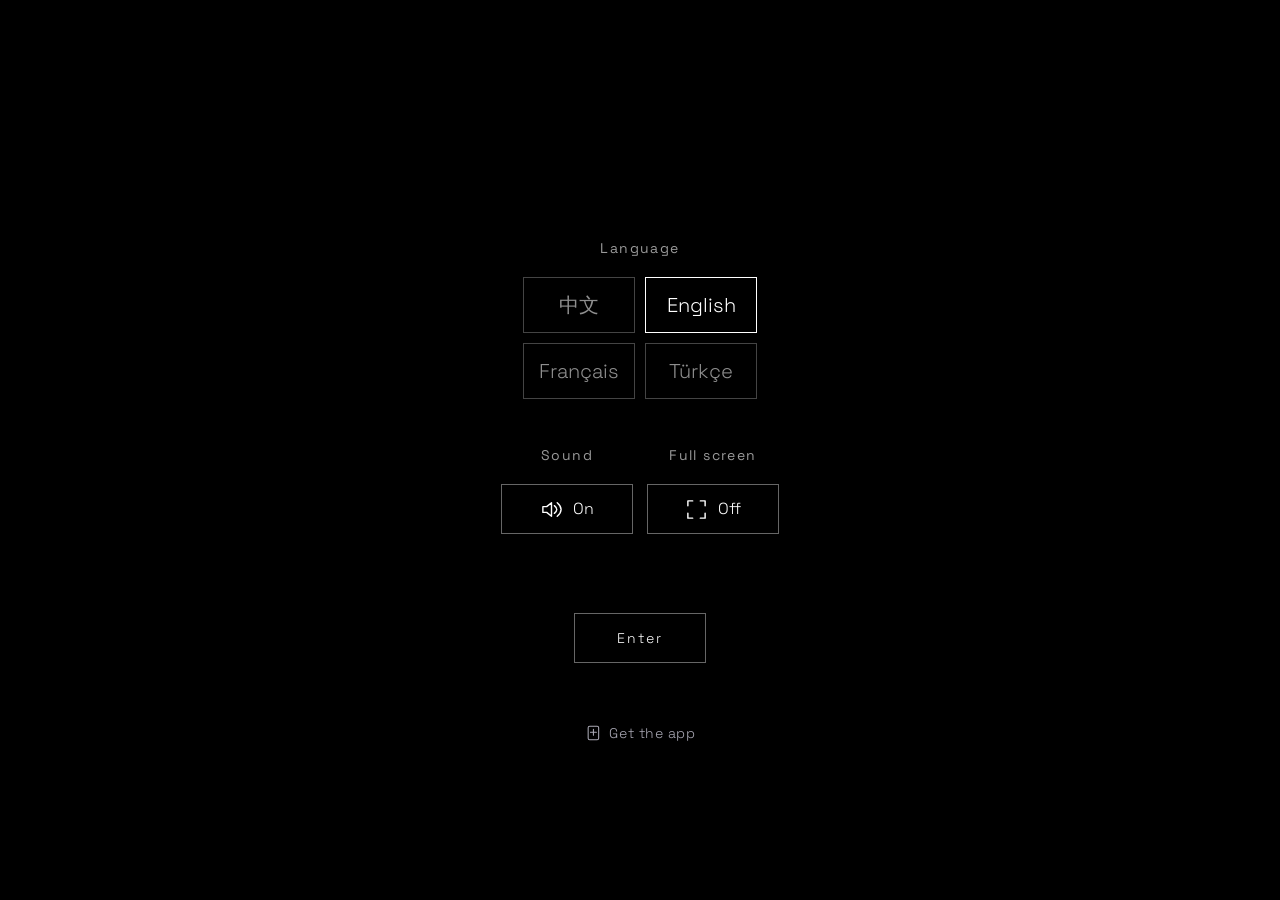
<file: index.html>
<!doctype html>
<html lang="en">
<head>
<meta charset="utf-8">
<meta name="viewport" content="width=device-width,initial-scale=1,viewport-fit=cover,user-scalable=no">
<meta name="theme-color" content="#302846">
<title>A Traveler in a Shell · Playable Game</title>
<link rel="stylesheet" href="style.css?v=mobile79">
<link rel="stylesheet" href="https://fonts.googleapis.com/css2?family=Space+Grotesk:wght@400;500;600&display=swap" media="print" onload="this.media='all'">
<link rel="stylesheet" href="island-journal.css?v=14">
<style>
#launchLoading{position:fixed;inset:0;z-index:2147483647;background:#000;color:#fff;display:flex;flex-direction:column;align-items:center;justify-content:center;gap:24px;font-family:'Space Grotesk',sans-serif;transition:opacity 2s ease-in-out}
#launchGrid,#launchStatus{transition:opacity .6s ease}#launchLoading.clear-content #launchGrid,#launchLoading.clear-content #launchStatus{opacity:0}#launchLoading[hidden]{display:none}#launchLoading.leaving{opacity:0;pointer-events:none}
#launchGrid{display:grid;grid-template-columns:1fr;gap:6px;width:min(22vw,11dvh,92px)}
#launchGrid>div{aspect-ratio:1;min-width:0}#launchGrid img{display:block;width:100%;height:100%;object-fit:contain;animation:launchReveal .4s ease both}
@keyframes launchReveal{from{opacity:0}to{opacity:1}}#launchStatus{font-size:15px;letter-spacing:.08em;margin:0}
@media(prefers-reduced-motion:reduce){#launchGrid img{animation:none}#launchLoading{transition:none}}
</style><link rel="manifest" href="manifest.webmanifest"><link rel="apple-touch-icon" href="assets/app-icon.png"><meta name="apple-mobile-web-app-capable" content="yes"><style>.entry-actions{display:flex;flex-direction:column;align-items:center;gap:12px}
.get-app{display:flex;align-items:center;justify-content:center;gap:7px;min-height:40px;padding:8px 12px;border:0;background:transparent;color:#aaa9b5;font:inherit;font-size:14px;cursor:pointer;letter-spacing:.04em}
.get-app svg{width:18px;height:18px}.get-app:hover,.get-app:focus-visible{color:#fff}.get-app[hidden],.language-gate.is-loading .get-app{display:none}
.install-guide{box-sizing:border-box;width:min(86vw,360px);max-height:85dvh;overflow:auto;margin:auto;padding:27px 24px;border:1px solid #676373;background:#101019;color:#f5efe0;text-align:center;font-family:'Space Grotesk','Noto Story Sans',sans-serif;border-radius:6px}
.install-guide::backdrop{background:#000b}.install-guide img{display:block;margin:0 auto 18px;border-radius:12px}.install-guide h2{font-size:20px;font-weight:400;line-height:1.4;margin:0 0 18px}.install-guide ol{text-align:left;padding-left:21px;font-size:16px;line-height:1.6;color:#ded9e3;margin:0 0 20px}.install-guide li+li{margin-top:10px}.install-close{border:1px solid #777;background:transparent;color:inherit;font:inherit;font-size:14px;min-height:44px;padding:10px 28px;cursor:pointer}
.install-share-icon{width:19px;height:19px;vertical-align:middle;color:#d2d3ff}
.language-gate .entry-actions{position:relative;flex:none;width:132px;height:50px}
.language-gate .get-app{position:absolute;top:62px;left:50%;transform:translateX(-50%);white-space:nowrap}
.language-gate .entry-actions{position:relative;flex:none;width:132px;height:50px}.language-gate .get-app{position:absolute;top:62px;left:50%;transform:translateX(-50%);white-space:nowrap}.install-guide{background:#000;border-color:#fff;border-radius:0}.install-guide img{border-radius:10px}#islandJournal[data-view=collection] h1{transform:translateY(5px)} .language-gate .entry-actions{margin-top:clamp(18px,4vh,34px)}.language-gate .get-app{top:100px}@media(max-height:520px){.language-gate .entry-actions{margin-top:12px}.language-gate .get-app{top:72px}.language-gate{padding-bottom:80px;justify-content:safe center}}.language-gate .language-options{display:grid;grid-template-columns:repeat(2,minmax(0,1fr));gap:10px}</style></head>
<body>
<div id="launchLoading" hidden role="status" aria-live="polite"><div id="launchGrid" aria-hidden="true"></div><p id="launchStatus">Loading…</p></div>
<script>
(()=>{const overlay=document.getElementById('launchLoading'),grid=document.getElementById('launchGrid'),status=document.getElementById('launchStatus');
const cells=Array.from({length:5},()=>{const el=document.createElement('div');grid.append(el);return el});
const order=[4,3,2,1,0],cache=new Map(),delay=ms=>new Promise(r=>setTimeout(r,ms)),reduced=matchMedia('(prefers-reduced-motion: reduce)').matches;
function load(name){if(cache.has(name))return cache.get(name);const p=new Promise(resolve=>{const im=new Image();im.alt='';im.decoding='async';im.onload=()=>{if(im.decode)im.decode().catch(()=>{}).then(()=>resolve(im));else resolve(im)};im.onerror=()=>resolve(null);im.fetchPriority=name.startsWith('collection-shell-')?'high':'auto';im.src='assets/'+name});cache.set(name,p);return p}
const shells=Array.from({length:20},(_,i)=>'collection-shell-'+String(i+1).padStart(2,'0')+'.jpg');
const specimens=['scallop','cowrie','cockle','limpet','moon-snail'].map(n=>'specimen-'+n+'-painted.png');
const first=specimens.map(load); 
const allCollection=shells.slice(0,5).map(load); window.journalPriorityImages=allCollection;
const portrait=matchMedia('(orientation:portrait)').matches;
const essentials=[portrait?'home-portrait-empty.jpeg':'home-landscape-empty.jpeg',portrait?'island-mobile.jpg':'island-desktop.jpg','golden-1.jpg','crab-golden-idle.png','crab-golden-walk.png'];
const ready=Promise.all([...essentials.map(load),...allCollection]);
const dom=new Promise(resolve=>{if(document.readyState==='loading')document.addEventListener('DOMContentLoaded',resolve,{once:true});else resolve()});
let finished=false;async function finish(){if(finished)return;finished=true;overlay.classList.add('clear-content');await delay(reduced?0:650);grid.style.visibility='hidden';status.style.visibility='hidden';await delay(reduced?0:200);overlay.classList.add('leaving');await delay(reduced?0:2050);overlay.hidden=true}
dom.then(()=>{const gate=document.getElementById('entryGate');gate.addEventListener('submit',()=>{overlay.hidden=false;const zh=gate.querySelector('input[name="language"]:checked')?.value==='zh';status.textContent=zh?'加载中…':'Loading…';
(async()=>{for(let i=0;i<5;i++){const im=await Promise.race([first[i],delay(1800).then(()=>null)]);if(im&&!finished)cells[order[i]].append(im);await delay(reduced?0:320)}await ready;await delay(reduced?0:450);finish()})();
setTimeout(()=>{status.textContent=zh?'仍在加载…':'Still loading…'},12000);setTimeout(finish,25000);
},{once:true});});
})();
</script><noscript><style>#launchLoading{display:none}</style></noscript>
<form id="entryGate" class="language-gate" aria-label="Entry preferences">
  <fieldset><legend id="gateLanguageLabel">Language</legend><div class="language-options"><label><input type="radio" name="language" value="zh"><span>中文</span></label><label><input type="radio" name="language" value="en" checked><span>English</span></label><label><input type="radio" name="language" value="fr"><span>Français</span></label><label><input type="radio" name="language" value="tr"><span>Türkçe</span></label></div></fieldset>
  <div class="gate-settings"><fieldset><legend id="gateSoundLabel">Sound</legend><button type="button" id="gateSound" class="gate-option" aria-pressed="false"><svg viewBox="0 0 24 24" fill="none" stroke="currentColor" stroke-width="1.45" stroke-linecap="round" stroke-linejoin="round" aria-hidden="true"><path id="gateSoundPath" d="M3 9h4l5-4v14l-5-4H3zM16 9l6 6m0-6-6 6"/></svg><span id="gateSoundText">Off</span></button></fieldset>
  <fieldset id="gateFullGroup" hidden><legend id="gateFullLabel">Full screen</legend><button type="button" id="gateFull" class="gate-option" aria-pressed="false"><svg viewBox="0 0 24 24" fill="none" stroke="currentColor" stroke-width="1.5" stroke-linecap="round" stroke-linejoin="round" aria-hidden="true"><path id="gateFullPath" d="M8 3H3V8 M16 3H21V8 M3 16V21H8 M21 16V21H16"/></svg><span id="gateFullText">Off</span></button></fieldset></div>
  <div class="entry-actions"><button type="submit" id="gateEnter" class="gate-enter">Enter</button></div>
</form>
<script defer src="pwa.js?v=3"></script>
<main id="app">
  <section id="home" class="screen visible" aria-label="Game home screen">
    <div class="home-art clean-home" data-home-theme="coral"><picture><source media="(orientation: portrait)" srcset="assets/home-portrait-empty.jpeg"><img src="assets/home-landscape-empty.jpeg" alt="A watercolor hermit crab on a beach" draggable="false" fetchpriority="high"></picture><canvas id="homeCrabLayer" aria-hidden="true"></canvas><h1 id="homeTitle" class="home-title"><span>A Traveler</span> <span>in a Shell</span></h1><div class="home-buttons" aria-label="Main menu">
      <button id="begin" aria-label="Begin Journey">Begin Journey</button>
      <button id="collection" aria-label="Shell Collection">Shell Collection</button>
      <button id="islandMapHome" type="button">Island Map</button>
      <button id="continue" aria-label="Continue Journey">Continue Journey</button>
      <button id="settingsHome" aria-label="Settings">Settings</button>
      <button id="aboutHome" aria-label="About">About</button>
    </div>
    <small id="homeCredit" class="home-credit">Dalian, 2026</small>
    <button type="button" id="soundHome" class="home-sound" aria-pressed="false">Sound: Off</button></div><noscript><div class="js-warning">This file preview does not run JavaScript. Open the downloaded HTML in a web browser to play.</div></noscript>
  </section>

  <section id="game" class="screen" aria-label="Side scrolling platform game">
    <canvas id="stage" aria-label="Watercolor side-scrolling world"></canvas>
    <header class="game-hud" aria-label="Chapter and status">
      <div id="chapterTitle" class="hud-top-item"><span id="chapterName">Golden Shores</span><small id="chapterIndex">CHAPTER I</small></div>
      <div class="status-strip" id="statusStack" aria-label="Game status">
        <button id="pauseBtn" class="status-frame" aria-label="Pause and menu">MENU</button>
        <button type="button" id="soundGame" class="status-frame" aria-pressed="false">Sound: Off</button>
        <div id="statusLeft" class="status-frame" aria-label="3 of 3 lives"><span id="livesLabel">Lives:</span> <span id="hearts">3</span>/3</div>
        <div id="statusRight" class="status-frame"><span id="shellsLabel">Shells:</span> <span id="collectedCount">0</span>/5</div>
      </div>
    </header>
    <div id="controls" aria-label="Game controls">
      <div class="control-set movement"><button id="left" class="ctrl" aria-label="Move left"><svg viewBox="0 0 24 24" aria-hidden="true" focusable="false" fill="none" stroke="currentColor" stroke-width="1.5" stroke-linecap="round" stroke-linejoin="round"><path d="M19 12H5m6-6-6 6 6 6"/></svg></button><button id="right" class="ctrl" aria-label="Move right"><svg viewBox="0 0 24 24" aria-hidden="true" focusable="false" fill="none" stroke="currentColor" stroke-width="1.5" stroke-linecap="round" stroke-linejoin="round"><path d="M5 12h14m-6-6 6 6-6 6"/></svg></button></div>
      <div id="shellSlots" class="control-set shells" hidden aria-label="Shell selection"></div>
      <div class="control-set actions"><button id="hide" class="ctrl action" aria-label="Hide"><span>HIDE</span></button><button id="jump" class="ctrl action" aria-label="Jump"><span>JUMP</span></button></div>
    </div>
    <div id="birdWarning" hidden><span></span><b><i></i></b></div>
    <div id="message" role="status" aria-live="polite"></div>
  </section>

  <section id="overlay" class="screen overlay" aria-hidden="true">
    <div class="dialog" role="dialog" aria-modal="true" aria-labelledby="dialogTitle">
      <h2 id="dialogTitle"></h2>
      <div id="dialogBody"></div>
      <div id="dialogButtons"></div>
    </div>
  </section>
</main>
<script src="terrain-data.js?v=6"></script>
<script src="home-crab-classic.js?v=3"></script>
<script src="golden-soundscape.js?v=2"></script>
<script src="golden-atmosphere.js?v=21"></script>
<script src="localization.js?v=1"></script><script src="game.js?v=mobile80"></script>
<script src="island-journal.js?v=13"></script>
</body>
</html>
</file>
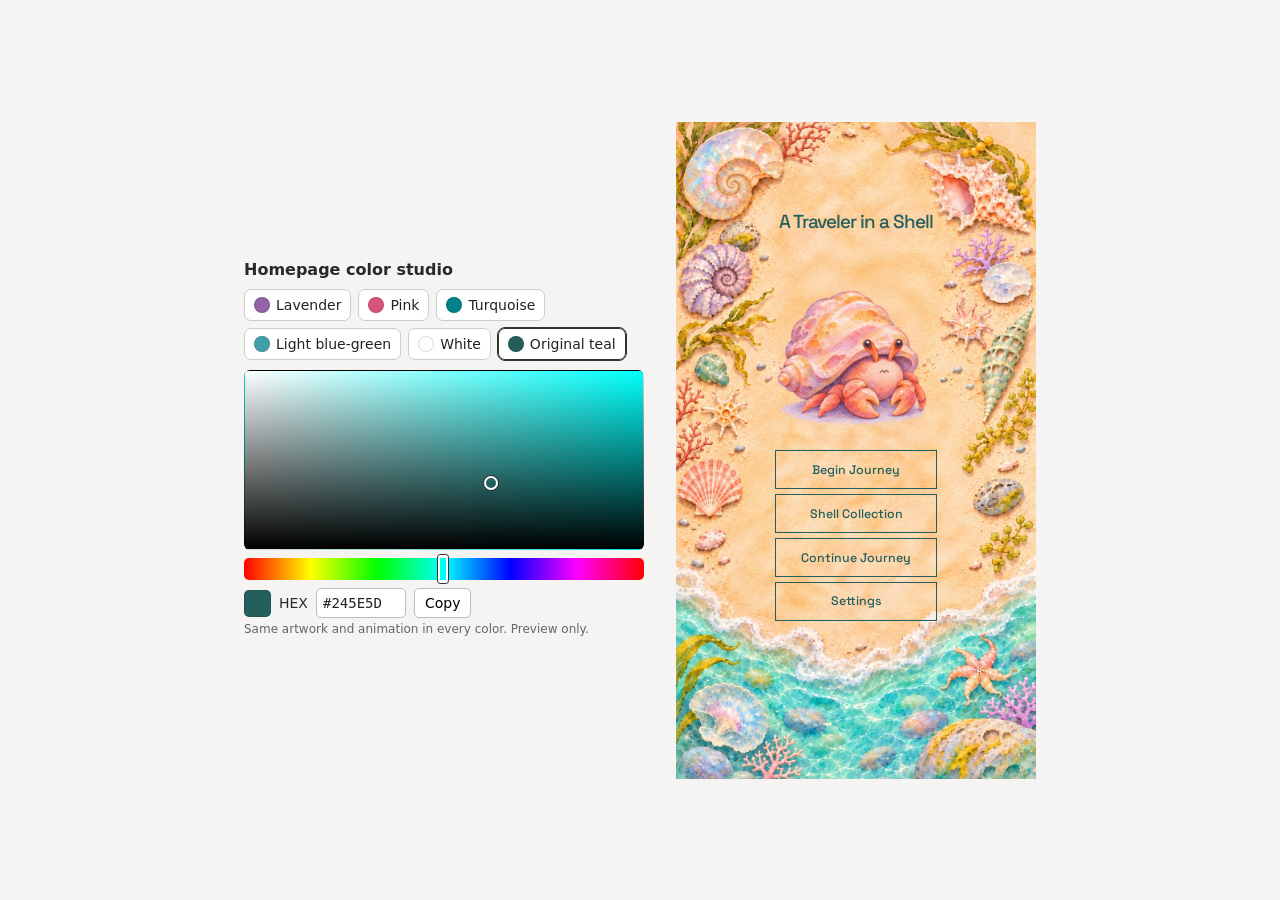
<file: homepage-color-preview.html>
<!doctype html><html lang="en"><head><meta charset="utf-8"><meta name="viewport" content="width=device-width,initial-scale=1"><title>Homepage color studio</title><link rel="stylesheet" href="https://fonts.googleapis.com/css2?family=Space+Grotesk:wght@400;500;600&display=swap"><style>
*{box-sizing:border-box}body{margin:0;background:#f5f4f2;color:#292929;font:14px system-ui,sans-serif;display:flex;flex-direction:column;align-items:center;padding:14px;gap:10px}header{width:min(100%,620px)}h2{font-size:16px;margin:0 0 10px;font-weight:600}.swatches{display:flex;gap:7px;flex-wrap:wrap}.swatches button{font:inherit;background:white;color:#222;border:1px solid #ccc;border-radius:7px;padding:7px 9px;display:flex;align-items:center;gap:6px;cursor:pointer}.swatches button[aria-pressed=true]{border-color:#333;outline:1px solid #333}.dot{height:16px;width:16px;border:1px solid #0002;border-radius:50%;flex:none}label{display:flex;align-items:center;gap:9px;margin-top:10px}input[type=color]{width:38px;height:28px;border:0;padding:0;background:transparent}output{font-variant-numeric:tabular-nums} .scene{width:min(100%,360px);aspect-ratio:710/1295;position:relative;overflow:hidden;container-type:inline-size;background:url('assets/home-portrait-empty.jpeg') center/cover no-repeat;--ink:#245e5d;font-family:'Space Grotesk',Arial,sans-serif}.title{position:absolute;top:13.5%;left:0;width:100%;text-align:center;color:var(--ink);font-size:5.25cqw;font-weight:500;letter-spacing:-.052em;white-space:nowrap;margin:0;line-height:1.15}.crab{position:absolute;width:45%;aspect-ratio:400/380;left:49%;top:23.4%;transform:translateX(-50%);background-image:url('assets/crab-home-look.png');background-size:400% 200%;background-position:0 0;background-repeat:no-repeat}.menu{position:absolute;top:50%;left:27.5%;width:45%;height:26%;display:grid;grid-template-rows:repeat(4,1fr);gap:1.3cqw}.menu div{display:grid;place-items:center;border:1px solid var(--ink);color:var(--ink);font-size:3.45cqw;font-weight:500;white-space:nowrap;background:transparent;text-shadow:none;box-shadow:none}.title{text-shadow:none}.scene,.scene *{filter:none}p{margin:4px 0;font-size:12px;color:#666} .color-tools{display:grid;grid-template-columns:1fr;gap:8px;margin-top:10px}.shade{height:112px;position:relative;border:1px solid #0002;border-radius:6px;background:linear-gradient(to top,#000,transparent),linear-gradient(to right,#fff,transparent),hsl(var(--hue,180) 100% 50%);touch-action:none;cursor:crosshair}.hue{height:22px;position:relative;border-radius:5px;background:linear-gradient(to right,red,#ff0,#0f0,#0ff,#00f,#f0f,red);touch-action:none;cursor:crosshair}.cursor{position:absolute;pointer-events:none;width:14px;height:14px;border:2px solid white;border-radius:50%;box-shadow:0 0 0 1px #333;transform:translate(-50%,-50%)}.hue .cursor{width:10px;height:28px;border-radius:3px;top:50%}.hexrow{display:flex;align-items:center;gap:8px}.hexrow input{width:90px;font:14px monospace;border:1px solid #bbb;border-radius:5px;padding:6px;background:#fff;color:#222}.hexrow button{font:inherit;padding:6px 10px;background:white;border:1px solid #bbb;border-radius:5px}.sample{width:27px;height:27px;border:1px solid #0002;border-radius:5px}.shade:focus-visible,.hue:focus-visible{outline:2px solid #444;outline-offset:3px}@media(min-width:740px){body{display:grid;grid-template-columns:minmax(260px,400px) minmax(240px,360px);justify-content:center;align-items:center;gap:32px;min-height:100dvh}.shade{height:180px}.scene{width:100%}}@media(max-width:739px){body{padding:8px;gap:7px}.swatches button{font-size:11px;padding:4px 6px}.shade{height:90px}.color-tools{gap:6px;margin-top:7px}.scene{width:min(100%,calc((100dvh - 250px)*710/1295),360px);min-width:min(100%,190px)}header h2{margin-bottom:6px}p{font-size:11px}}</style></head><body><header><h2>Homepage color studio</h2><div class="swatches" id="swatches"></div><div class="color-tools"><div class="shade" id="shade" role="slider" tabindex="0" aria-label="Color saturation and brightness" aria-valuemin="0" aria-valuemax="100" aria-valuenow="60"><span class="cursor" id="shadeCursor"></span></div><div class="hue" id="hue" role="slider" tabindex="0" aria-label="Hue" aria-valuemin="0" aria-valuemax="359" aria-valuenow="180"><span class="cursor" id="hueCursor"></span></div><div class="hexrow"><span id="sample" class="sample"></span><label style="margin:0" for="hex">HEX</label><input id="hex" value="#245E5D" maxlength="7" spellcheck="false" aria-label="Hex color"><button id="copy" type="button">Copy</button></div></div><p>Same artwork and animation in every color. Preview only.</p></header><main class="scene" id="scene"><h1 class="title">A Traveler in a Shell</h1><div class="crab" id="crab" aria-hidden="true"></div><div class="menu"><div>Begin Journey</div><div>Shell Collection</div><div>Continue Journey</div><div>Settings</div></div></main><script>
const palette=[['Lavender','#9363a8'],['Pink','#d75578'],['Turquoise','#00818b'],['Light blue-green','#409eaa'],['White','#ffffff'],['Original teal','#245e5d']];
const scene=document.querySelector('#scene'),hex=document.querySelector('#hex'),list=document.querySelector('#swatches'),shade=document.querySelector('#shade'),hue=document.querySelector('#hue'),sc=document.querySelector('#shadeCursor'),hc=document.querySelector('#hueCursor'),sample=document.querySelector('#sample');
let H=180,S=.6,V=.37;
const clamp=(x,a,b)=>Math.max(a,Math.min(b,x));
function toHex(h,s,v){const f=n=>{const k=(n+h/60)%6;return Math.round(255*(v-v*s*Math.max(0,Math.min(k,4-k,1)))).toString(16).padStart(2,'0')};return '#'+f(5)+f(3)+f(1)}
function fromHex(c){const [r,g,b]=[1,3,5].map(i=>parseInt(c.slice(i,i+2),16)/255),max=Math.max(r,g,b),min=Math.min(r,g,b),d=max-min;V=max;S=max?d/max:0;if(d){H=60*(max===r?((g-b)/d+6)%6:max===g?(b-r)/d+2:(r-g)/d+4)}}
function paint(){const c=toHex(H,S,V);scene.style.setProperty('--ink',c);hex.value=c.toUpperCase();sample.style.background=c;shade.style.setProperty('--hue',H);sc.style.left=S*100+'%';sc.style.top=(1-V)*100+'%';hc.style.left=H/360*100+'%';hue.setAttribute('aria-valuenow',Math.round(H));shade.setAttribute('aria-valuenow',Math.round(S*100));shade.setAttribute('aria-valuetext','Saturation '+Math.round(S*100)+'%, brightness '+Math.round(V*100)+'%');list.querySelectorAll('button').forEach(b=>b.setAttribute('aria-pressed',String(b.dataset.color===c)))}
function choose(c){fromHex(c);paint()}
function drag(el,fn){let active=null;const at=e=>{const r=el.getBoundingClientRect();fn(clamp((e.clientX-r.left)/r.width,0,1),clamp((e.clientY-r.top)/r.height,0,1));paint()};el.addEventListener('pointerdown',e=>{active=e.pointerId;el.setPointerCapture(active);at(e)});el.addEventListener('pointermove',e=>{if(e.pointerId===active)at(e)});for(const n of ['pointerup','pointercancel','lostpointercapture'])el.addEventListener(n,e=>{if(e.pointerId===active)active=null})}
drag(shade,(x,y)=>{S=x;V=1-y});drag(hue,x=>{H=Math.min(359.999,x*360)});
shade.addEventListener('keydown',e=>{const d=e.shiftKey?.1:.02;if(e.key==='ArrowLeft')S=clamp(S-d,0,1);else if(e.key==='ArrowRight')S=clamp(S+d,0,1);else if(e.key==='ArrowUp')V=clamp(V+d,0,1);else if(e.key==='ArrowDown')V=clamp(V-d,0,1);else return;e.preventDefault();paint()});hue.addEventListener('keydown',e=>{if(!['ArrowLeft','ArrowRight','ArrowUp','ArrowDown'].includes(e.key))return;e.preventDefault();H=(H+(['ArrowLeft','ArrowDown'].includes(e.key)?-1:1)*(e.shiftKey?15:3)+360)%360;paint()});
palette.forEach(([name,c])=>{const b=document.createElement('button');b.type='button';b.dataset.color=c;const dot=document.createElement('span');dot.className='dot';dot.style.background=c;b.append(dot,name);b.onclick=()=>choose(c);list.append(b)});hex.oninput=()=>{if(/^#[0-9a-f]{6}$/i.test(hex.value))choose(hex.value)};hex.onblur=paint;document.querySelector('#copy').onclick=async()=>{try{await navigator.clipboard.writeText(hex.value);document.querySelector('#copy').textContent='Copied';setTimeout(()=>document.querySelector('#copy').textContent='Copy',1000)}catch{hex.select()}};choose('#245e5d');
const seq=[[0,1800],[1,250],[2,750],[1,250],[3,1400],[4,180],[3,800],[5,300],[6,800],[7,400],[0,1300]],crab=document.querySelector('#crab');let i=0;function next(){const [n,ms]=seq[i];crab.style.backgroundPosition=((n%4)*100/3)+'% '+(n>=4?100:0)+'%';i=(i+1)%seq.length;setTimeout(next,ms)}if(!matchMedia('(prefers-reduced-motion: reduce)').matches)next();
</script></body></html>
</file>
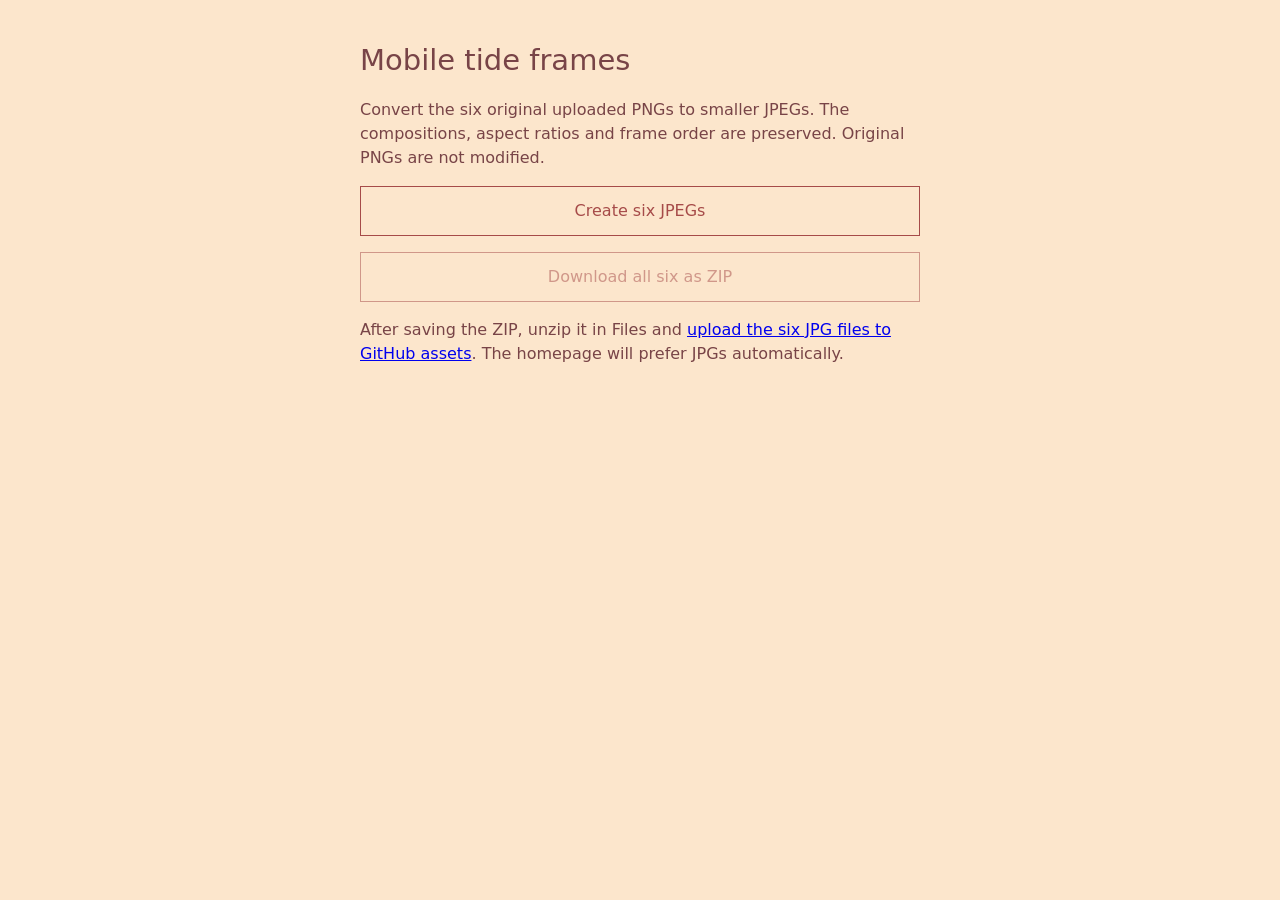
<file: optimize-tide.html>
<!doctype html><html lang="en"><head><meta charset="utf-8"><meta name="viewport" content="width=device-width,initial-scale=1"><title>Homepage JPEG optimizer</title><style>body{margin:0;background:#fce6cc;color:#784447;font:16px/1.5 system-ui,sans-serif}main{max-width:560px;margin:auto;padding:24px}h1{font-size:29px;font-weight:500;line-height:1.2}button,a.download{display:block;box-sizing:border-box;width:100%;border:1px solid #a64b49;border-radius:0;background:transparent;color:#a64b49;font:inherit;padding:12px;text-align:center;text-decoration:none;margin:12px 0}button:disabled{opacity:.5}ul{padding-left:0;list-style:none}li{border-bottom:1px solid #c9a681;padding:8px 0}li a{color:#a64b49}small{display:block}#status{white-space:pre-wrap}</style></head><body><main><h1>Mobile tide frames</h1><p>Convert the six original uploaded PNGs to smaller JPEGs. The compositions, aspect ratios and frame order are preserved. Original PNGs are not modified.</p><button id="convert">Create six JPEGs</button><p id="status" role="status" aria-live="polite"></p><button id="zip" disabled>Download all six as ZIP</button><ul id="results"></ul><p>After saving the ZIP, unzip it in Files and <a href="https://github.com/metekutlu07/hermit-crab/upload/main/assets">upload the six JPG files to GitHub assets</a>. The homepage will prefer JPGs automatically.</p></main><script>
const names=['frame_01_original','frame_02','frame_03','frame_04','frame_05','frame_06'],files=[];
const status=document.getElementById('status'),button=document.getElementById('convert'),zipButton=document.getElementById('zip'),results=document.getElementById('results');
const table=new Uint32Array(256);for(let n=0;n<256;n++){let v=n;for(let k=0;k<8;k++)v=v&1?0xedb88320^(v>>>1):v>>>1;table[n]=v>>>0}
function crc32(bytes){let c=0xffffffff;for(const b of bytes)c=table[(c^b)&255]^(c>>>8);return (c^0xffffffff)>>>0}
function makeZip(entries){
 const local=[],central=[];let offset=0,centralSize=0;
 for(const f of entries){const name=new TextEncoder().encode(f.name),b=f.bytes,crc=crc32(b);
  const l=new Uint8Array(30+name.length),v=new DataView(l.buffer);v.setUint32(0,0x04034b50,true);v.setUint16(4,20,true);v.setUint32(14,crc,true);v.setUint32(18,b.length,true);v.setUint32(22,b.length,true);v.setUint16(26,name.length,true);l.set(name,30);
  const d=new Uint8Array(46+name.length),w=new DataView(d.buffer);w.setUint32(0,0x02014b50,true);w.setUint16(4,20,true);w.setUint16(6,20,true);w.setUint32(16,crc,true);w.setUint32(20,b.length,true);w.setUint32(24,b.length,true);w.setUint16(28,name.length,true);w.setUint32(42,offset,true);d.set(name,46);
  local.push(l,b);central.push(d);offset+=l.length+b.length;centralSize+=d.length;
 }
 const end=new Uint8Array(22),e=new DataView(end.buffer);e.setUint32(0,0x06054b50,true);e.setUint16(8,entries.length,true);e.setUint16(10,entries.length,true);e.setUint32(12,centralSize,true);e.setUint32(16,offset,true);
 return new Blob([...local,...central,end],{type:'application/zip'});
}
function save(blob,name){const a=document.createElement('a');a.href=URL.createObjectURL(blob);a.download=name;document.body.append(a);a.click();a.remove();setTimeout(()=>URL.revokeObjectURL(a.href),30000)}
function load(url){return new Promise((resolve,reject)=>{const im=new Image();im.onload=()=>resolve(im);im.onerror=()=>reject(Error('Could not load '+url));im.src=url})}
function jpeg(canvas,quality){return new Promise((ok,fail)=>canvas.toBlob(b=>b?ok(b):fail(Error('JPEG encoding failed')),'image/jpeg',quality))}
button.onclick=async()=>{button.disabled=true;zipButton.disabled=true;files.length=0;results.replaceChildren();let total=0;
 try{
  for(let i=0;i<names.length;i++){status.textContent='Compressing frame '+(i+1)+' of 6…';const name=names[i],im=await load('assets/'+name+'.png'),scale=Math.min(1,800/im.naturalWidth),c=document.createElement('canvas');c.width=Math.round(im.naturalWidth*scale);c.height=Math.round(im.naturalHeight*scale);const ctx=c.getContext('2d');ctx.fillStyle='#fff';ctx.fillRect(0,0,c.width,c.height);ctx.imageSmoothingQuality='high';ctx.drawImage(im,0,0,c.width,c.height);
   let q=.83,blob=await jpeg(c,q);while(blob.size>210000&&q>.67){q-=.04;blob=await jpeg(c,q)}const filename=name+'.jpg',bytes=new Uint8Array(await blob.arrayBuffer());files.push({name:filename,bytes});total+=blob.size;const li=document.createElement('li'),a=document.createElement('a');a.href=URL.createObjectURL(blob);a.download=filename;a.textContent=filename;const size=document.createElement('small');size.textContent=c.width+' × '+c.height+' · '+Math.round(blob.size/1024)+' KB';li.append(a,size);results.append(li);c.width=c.height=1;
  }status.textContent='Ready. Six JPEGs: '+(total/1000000).toFixed(2)+' MB total.';zipButton.disabled=false;
 }catch(e){status.textContent=e.message}finally{button.disabled=false}
};
zipButton.onclick=()=>{if(files.length===6)save(makeZip(files),'tidal_frames_jpg.zip')};
</script></body></html>
</file>
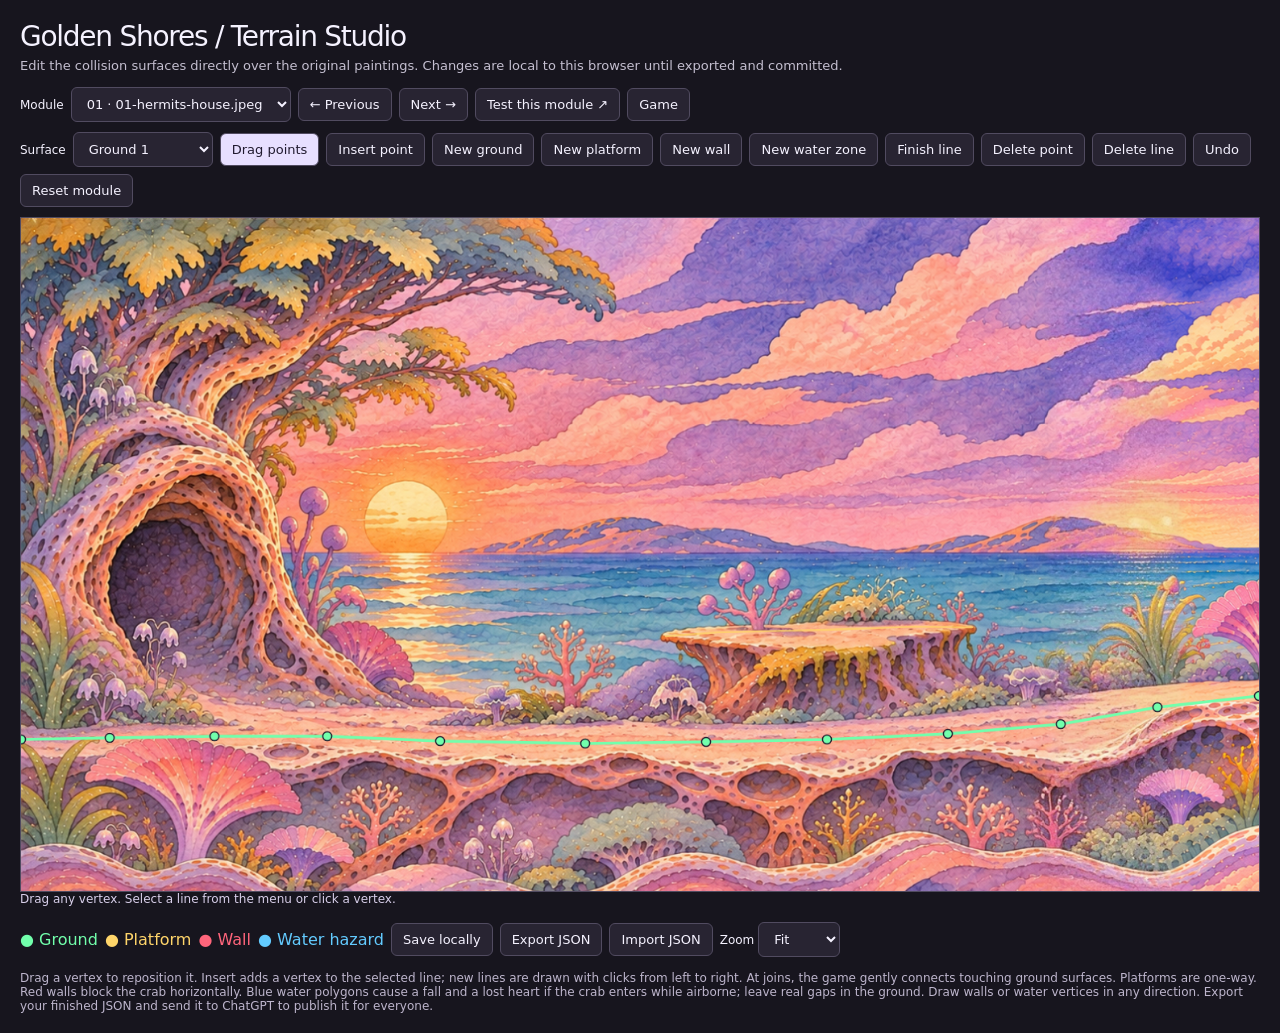
<file: terrain.html>
<!doctype html><html lang="en"><head><meta charset="utf-8"><meta name="viewport" content="width=device-width,initial-scale=1"><title>Golden Shores | Terrain Studio</title><style>
:root{color-scheme:dark;font-family:system-ui,sans-serif;background:#17151e;color:#f5f2ff}*{box-sizing:border-box}body{margin:0;padding:20px;max-width:1800px;margin:auto}h1{font-weight:500;letter-spacing:-.045em;margin:0 0 5px;font-size:28px}p{color:#c4bfd0;font-size:13px;margin:5px 0 14px}.bar{display:flex;flex-wrap:wrap;gap:7px;align-items:center;margin:10px 0}button,select,a.btn{font:inherit;font-size:13px;color:inherit;background:#282432;border:1px solid #514b60;border-radius:6px;padding:8px 11px;cursor:pointer;text-decoration:none}button.active{background:#e7dfff;color:#211b30}button:disabled{opacity:.4;cursor:default}#frame{background:#211d2a;border:1px solid #514b60;overflow:auto;max-height:75vh}canvas{display:block;width:100%;height:auto;touch-action:none;cursor:crosshair}#status{font-size:12px;color:#d8cfea;min-height:20px}.green{color:#72ffac}.yellow{color:#ffd56a}#lines{max-width:100%;min-width:140px}label{font-size:12px}input[type=file]{display:none}footer{font-size:12px;color:#bdb5cc;margin-top:14px}button:focus-visible,a:focus-visible,select:focus-visible{outline:2px solid white}
</style></head><body><h1>Golden Shores / Terrain Studio</h1><p>Edit the collision surfaces directly over the original paintings. Changes are local to this browser until exported and committed.</p>
<div class="bar"><label for="module">Module</label><select id="module"></select><button id="prev">← Previous</button><button id="next">Next →</button><button id="test">Test this module ↗</button><a class="btn" href="index.html">Game</a></div>
<div class="bar"><label for="lines">Surface</label><select id="lines"></select><button id="move" class="active">Drag points</button><button id="insert">Insert point</button><button id="ground">New ground</button><button id="platform">New platform</button><button id="wall">New wall</button><button id="water">New water zone</button><button id="done">Finish line</button><button id="delPoint">Delete point</button><button id="delLine">Delete line</button><button id="undo">Undo</button><button id="reset">Reset module</button></div>
<div id="frame"><canvas id="art"></canvas></div><div id="status" role="status"></div>
<div class="bar"><span class="green">● Ground</span><span class="yellow">● Platform</span><span style="color:#ff657b">● Wall</span><span style="color:#63cbff">● Water hazard</span><button id="save">Save locally</button><button id="export">Export JSON</button><button id="import">Import JSON</button><input id="file" type="file" accept=".json,application/json"><label>Zoom <select id="zoom"><option value="1">Fit</option><option value="1.5">150%</option><option value="2">200%</option></select></label></div>
<footer>Drag a vertex to reposition it. Insert adds a vertex to the selected line; new lines are drawn with clicks from left to right. At joins, the game gently connects touching ground surfaces. Platforms are one-way. Red walls block the crab horizontally. Blue water polygons cause a fall and a lost heart if the crab enters while airborne; leave real gaps in the ground. Draw walls or water vertices in any direction. Export your finished JSON and send it to ChatGPT to publish it for everyone.</footer>
<script src="terrain-data.js?v=6"></script><script src="terrain-editor.js?v=7"></script></body></html>
</file>
<file: style.css>
:root{--ink:#65422e;--paper:#fff1d3;--gold:#c79554;--teal:#247e73}*{box-sizing:border-box;-webkit-tap-highlight-color:transparent}html,body,#app{margin:0;width:100%;height:100%;height:100dvh;overflow:hidden;background:#183e3c;font-family:Georgia,'Palatino Linotype',serif;color:var(--ink)}button{font:inherit;cursor:pointer;touch-action:none;-webkit-user-select:none;user-select:none;outline-offset:2px}button:focus-visible{outline:3px solid #7c5a2c}.screen{position:absolute;inset:0;display:none;overflow:hidden}.screen.visible{display:block}#home{background:#e8c396 url('assets/home.jpg') center center/cover no-repeat}.home-buttons{position:absolute;left:50%;top:36.2%;transform:translateX(-50%);width:min(34%,410px);height:39%;display:grid;grid-template-rows:repeat(4,1fr);gap:4%;align-items:stretch}.home-buttons button{color:transparent;border:0;background:transparent;border-radius:40px;transition:filter .12s,transform .12s;min-height:38px}.home-buttons button:active{background:#a56f3626;transform:scale(.975)}.home-sound{position:absolute;right:1.7%;top:1%;height:50px;width:50px;background:#f8e5bccc;border:1px solid #8e6544;border-radius:50%;color:#735031;font-size:26px}#game{background:#174f55}#stage{position:absolute;inset:0;width:100%;height:100%;display:block;touch-action:none}#hudTop,#hudBottom{position:absolute;left:0;right:0;pointer-events:none;background-repeat:no-repeat;background-size:100% 100%;z-index:5}#hudTop{top:0;height:clamp(75px,13.2vh,140px);background-image:none}#hudBottom{bottom:0;height:clamp(110px,19vh,180px);background-image:none}.hud-top-item{position:absolute;top:1.2%;z-index:7;display:flex;align-items:center;justify-content:center;text-align:center}#statusLeft{left:2%;height:8%;top:2.4%;width:23%;font-size:clamp(17px,2.3vw,33px);color:#c96b63;text-shadow:0 1px #fff0d4}#chapterTitle{left:30%;width:40%;height:9%;flex-direction:column;gap:2px}#chapterTitle small{font-size:clamp(9px,1.1vw,15px);letter-spacing:.16em}#chapterTitle span{font-size:clamp(14px,1.9vw,26px);white-space:nowrap}#statusRight{right:1.5%;width:27%;height:8%;top:2.2%;gap:12px;font-size:clamp(14px,1.5vw,24px)}#pauseBtn{border:0;background:transparent;color:var(--ink);font-size:clamp(20px,2.3vw,34px);padding:0}#controls{position:absolute;bottom:3.6%;left:0;width:100%;height:10%;display:flex;align-items:center;justify-content:space-between;gap:1%;z-index:9;padding:0 3%}.control-set{display:flex;justify-content:center;gap:clamp(4px,1vw,13px);align-items:center}.movement{width:28%;justify-content:flex-start}.shells{width:42%;gap:clamp(2px,.5vw,8px)}.actions{width:30%;justify-content:flex-end}.ctrl,.shell-choice{border:1px solid #a57d50b5;background:#ffecbaab;color:#674631;box-shadow:inset 0 1px #ffefcd80;border-radius:50%;height:clamp(44px,6.3vw,78px);width:clamp(44px,6.3vw,78px);display:flex;justify-content:center;align-items:center;font-size:clamp(27px,3.1vw,43px);padding:0;flex-shrink:0}.ctrl.pressed,.ctrl:active,.shell-choice.selected{background:#e8d19a;box-shadow:inset 0 0 0 2px #9f7842b0}.ctrl.action{font-size:clamp(23px,2.5vw,34px);flex-direction:column;gap:0}.ctrl.action span{font-size:clamp(9px,1.05vw,15px)}.shell-choice{height:clamp(38px,5.25vw,68px);width:clamp(38px,5.25vw,68px);border-radius:28%;font-size:29px}.shell-choice img{max-width:95%;max-height:90%;object-fit:contain;pointer-events:none}#message{position:absolute;z-index:12;bottom:20%;left:50%;transform:translateX(-50%);width:max-content;max-width:80%;border:2px solid #bb9b73;border-radius:20px 15px 24px 12px;padding:12px 22px;background:#f7e6c5f2;font-size:clamp(13px,1.5vw,18px);box-shadow:0 2px 15px #2c2e2c22;opacity:0;pointer-events:none;transition:opacity .35s;text-align:center}#message.show{opacity:1}.overlay{z-index:20;background:rgba(16,43,47,.57);display:none;align-items:center;justify-content:center;padding:18px}.overlay.visible{display:flex}.dialog{max-height:85dvh;overflow:auto;max-width:570px;width:min(94%,570px);background:#f9ebcfee;border:6px solid #d3a16d;border-radius:30px 24px 36px 26px;padding:clamp(18px,4vw,34px);box-shadow:0 15px 70px #101c2266;text-align:center}.dialog h2{font-size:clamp(23px,3vw,36px);margin:0 0 14px}.dialog p{line-height:1.5}.dialog button{border:1px solid #9a7650;border-radius:18px;background:#efdbb5;margin:6px;padding:11px 18px;color:var(--ink);min-height:42px}.dialog button:active{background:#deb77e}.entry{padding:8px 10px;border-bottom:1px solid #c9a681;display:flex;justify-content:space-between;gap:15px;text-align:left}.entry.locked{opacity:.5}.progress{font-style:italic;color:#8c6d55}
@media (max-width:640px) and (orientation:portrait){#home{background-position:center center}.home-buttons{width:63%;top:36.2%;height:39%}.home-buttons button{min-height:40px}#hudTop{height:128px;max-height:18dvh}#hudBottom{height:190px;max-height:27dvh}#statusLeft{left:3%;top:2.1%;width:24%;height:8%;font-size:clamp(16px,5vw,22px)}#chapterTitle{left:26%;width:48%;height:9%;top:1.3%}#chapterTitle small{font-size:clamp(9px,2.5vw,12px)}#chapterTitle span{font-size:clamp(15px,4.2vw,19px)}#statusRight{right:1%;width:26%;height:8%;top:2%;gap:3px;font-size:clamp(11px,3.3vw,16px)}#pauseBtn{font-size:26px}#controls{bottom:2.9%;height:9%;padding:0 2%;gap:1px}.control-set{gap:3px}.movement{width:29%}.shells{width:42%;gap:1px}.actions{width:29%}.ctrl{height:clamp(43px,12.5vw,58px);width:clamp(43px,12.5vw,58px);font-size:29px}.shell-choice{height:clamp(29px,8.4vw,41px);width:clamp(29px,8.4vw,41px)}.ctrl.action{font-size:26px}.ctrl.action span{font-size:10px}#message{bottom:19%;font-size:13px;max-width:86%}}
@media (max-height:500px) and (orientation:landscape){#hudTop{height:84px}#hudBottom{height:115px}#statusLeft,#statusRight{top:4%;height:15%}#chapterTitle{top:2%;height:16%}#controls{bottom:3%;height:15%}.ctrl{height:48px;width:48px}.shell-choice{height:41px;width:41px}#message{bottom:23%}}

/* Portrait and desktop artwork, with hit areas in the same coordinate system. */
#home{background:#ead1a6;overflow:hidden;container-type:size}
#home.visible{display:grid;place-items:center}
.home-art{position:relative;width:min(100cqw,177.6833cqh);aspect-ratio:1672/941;max-width:100%;isolation:isolate}
.home-art picture,.home-art picture img{display:block;width:100%;height:100%;position:absolute;inset:0;object-fit:contain;pointer-events:none;user-select:none;-webkit-user-drag:none}
.home-buttons{position:absolute;inset:0;width:100%;height:100%;transform:none;display:block;pointer-events:none}
.home-buttons button{position:absolute;left:32%;width:34%;height:10%;min-height:0;pointer-events:auto;color:transparent;background:transparent;touch-action:manipulation;border:0;border-radius:26px;transform:none}
.home-buttons button:active,.home-buttons button:focus-visible{background:#a66c3526;outline:2px solid #9b7137aa;transform:scale(.985)}
#begin{top:44.1%}#collection{top:56%}#continue{top:67.6%}#settingsHome{top:79.2%}
.home-sound{position:absolute;right:0;top:0;width:6%;height:10%;min-width:0;min-height:0;background:transparent;border:0;color:#75462c;touch-action:manipulation;display:grid;place-items:center}
#muteMark{font-size:24px;font-weight:bold;text-shadow:0 1px #fff}
.js-warning{position:absolute;bottom:0;left:0;right:0;padding:12px;background:#fff2d4;color:#65422e;text-align:center;z-index:50}
html,body,#app,button{user-select:none;-webkit-user-select:none;-webkit-touch-callout:none}#game{touch-action:none}
@media(orientation:portrait){#home{background:linear-gradient(#e8c699 0 78%,#63b6b1 100%)}.home-art{width:min(100cqw,51.285cqh);aspect-ratio:898/1751}.home-buttons button{left:19%;width:63%;height:6.9%;border-radius:24px}#begin{top:42.4%}#collection{top:50.3%}#continue{top:58%}#settingsHome{top:65.7%}.home-sound{right:1%;top:.7%;width:11%;height:5.2%}}
@supports not (width: 1cqw){.home-art{width:min(100vw,177.6833vh)}@media(orientation:portrait){.home-art{width:min(100vw,51.285vh)}}}

/* Graphic interface 01: a quiet, contemporary layer above the paintings. */
:root{--graphic-font:"Space Grotesk", "Avenir Next", "Helvetica Neue", Arial, sans-serif;--hud-white:#fff;--hud-stroke:rgba(255,255,255,.72);--hud-shadow:0 1px 4px rgba(27,19,48,.78)}
#game{font-family:var(--graphic-font);color:var(--hud-white);isolation:isolate}
#game::before,#game::after{content:"";position:absolute;left:0;right:0;z-index:4;pointer-events:none}
#game::before{top:0;height:clamp(118px,19vh,195px);background:linear-gradient(180deg,rgba(30,22,53,.48),rgba(30,22,53,.16) 58%,transparent)}
#game::after{bottom:0;height:clamp(105px,18vh,178px);background:linear-gradient(0deg,rgba(30,22,53,.54),rgba(30,22,53,.14) 60%,transparent)}
.game-hud{position:absolute;z-index:7;top:max(18px,env(safe-area-inset-top));left:max(24px,env(safe-area-inset-left));right:max(24px,env(safe-area-inset-right));display:grid;grid-template-columns:1fr minmax(180px,1fr) 1fr;align-items:start;pointer-events:none;text-shadow:var(--hud-shadow)}
.game-hud .hud-top-item{position:static;width:auto;height:auto;inset:auto;color:white;text-shadow:var(--hud-shadow);margin:0}
#chapterTitle{grid-column:2;grid-row:1;display:flex;align-items:center;gap:5px;text-align:center;line-height:1.1}
#chapterTitle small{font-size:10px;font-weight:500;letter-spacing:.28em;opacity:.92;white-space:nowrap}
#chapterTitle span{font-size:clamp(22px,3.2vw,36px);font-weight:500;letter-spacing:-.055em;white-space:nowrap}
.status-strip{display:contents}
#statusLeft{grid-column:1;grid-row:1;justify-content:flex-start;padding-top:8px}
#hearts{display:flex;align-items:center;gap:6px;font-size:0;white-space:nowrap}
#hearts svg{width:16px;height:16px;filter:drop-shadow(0 1px 2px #211a3d88)}
#statusRight{grid-column:3;grid-row:1;justify-content:flex-end;gap:12px;font-size:13px;letter-spacing:.02em;line-height:1;font-variant-numeric:tabular-nums}
.collection-count{display:inline-flex;align-items:center;gap:3px;white-space:nowrap}
.collection-count svg{width:21px;height:21px;margin-right:4px;filter:drop-shadow(0 1px 2px #211a3d88)}
.count-total{opacity:.74}
#pauseBtn{pointer-events:auto;display:grid;place-items:center;width:44px;height:44px;border:0;border-radius:50%;background:transparent;color:white;padding:0;flex:none}
#pauseBtn svg{width:25px;height:25px;filter:drop-shadow(0 1px 2px #211a3d88)}
#controls{height:auto;bottom:max(22px,calc(env(safe-area-inset-bottom) + 10px));left:max(24px,env(safe-area-inset-left));right:max(24px,env(safe-area-inset-right));width:auto;padding:0;gap:10px;display:grid;grid-template-columns:1fr auto 1fr;align-items:end;pointer-events:none}
#controls .control-set{width:auto;gap:8px}
#controls .movement{justify-content:flex-start}
#controls .actions{justify-content:flex-end}
#controls .shells{align-self:center;gap:5px;min-width:0}
#controls button{pointer-events:auto;font-family:var(--graphic-font);touch-action:none;color:white}
#controls .ctrl{width:clamp(48px,5.6vw,66px);height:clamp(48px,5.6vw,66px);border:1px solid var(--hud-stroke);background:rgba(28,22,48,.12);box-shadow:none;border-radius:50%;display:flex;align-items:center;justify-content:center;gap:0;padding:0;transition:background .12s,border-color .12s;flex-shrink:0}
#controls .ctrl svg{width:25px;height:25px;filter:drop-shadow(0 1px 2px #211a3d88)}
#controls .ctrl.action{position:relative;flex-direction:column}
#controls .ctrl.action span{font-size:8px;font-weight:500;letter-spacing:.1em;text-transform:uppercase;line-height:1.1;margin-top:1px;text-shadow:var(--hud-shadow)}
#controls .ctrl.action svg{width:22px;height:22px}
#controls .ctrl.pressed,#controls .ctrl:active,#pauseBtn:active{background:rgba(255,255,255,.25);border-color:white}
#controls .shell-choice{width:clamp(38px,4.6vw,54px);height:clamp(38px,4.6vw,54px);border:0;border-bottom:1px solid transparent;border-radius:0;background:transparent;box-shadow:none;padding:4px;opacity:.58;display:grid;place-items:center}
#controls .shell-choice svg{width:24px;height:24px;filter:drop-shadow(0 1px 2px #211a3d88)}
#controls .shell-choice.selected{opacity:1;border-bottom-color:white;background:transparent;box-shadow:none}
#game button:focus-visible,.dialog button:focus-visible{outline:2px solid white;outline-offset:3px}
#message{bottom:clamp(96px,16vh,150px);font:400 clamp(12px,1.7vw,16px)/1.5 var(--graphic-font);background:rgba(29,22,48,.67);color:white;border:1px solid rgba(255,255,255,.28);border-radius:5px;box-shadow:none;padding:9px 15px;max-width:88%;letter-spacing:.01em}
#overlay{font-family:var(--graphic-font);color:white;background:rgba(25,20,42,.65);backdrop-filter:blur(10px);-webkit-backdrop-filter:blur(10px)}
.dialog{background:rgba(38,31,55,.9);border:1px solid rgba(255,255,255,.3);border-radius:8px;box-shadow:none;color:white;text-align:left;padding:clamp(20px,4vw,36px)}
.dialog h2{font-weight:500;letter-spacing:-.045em;line-height:1.12;margin:0 0 18px}
.dialog p{font-size:14px;color:rgba(255,255,255,.84)}
.dialog button{background:transparent;color:white;border:1px solid rgba(255,255,255,.45);border-radius:4px;min-height:44px;margin:4px 5px 4px 0;font-size:13px}
.dialog button:active{background:rgba(255,255,255,.2)}
.entry{border-color:rgba(255,255,255,.18);font-size:13px}
.progress{font-style:normal;color:rgba(255,255,255,.7)}
@media (max-width:680px) and (orientation:portrait){
 .game-hud{top:max(16px,env(safe-area-inset-top));left:max(18px,env(safe-area-inset-left));right:max(18px,env(safe-area-inset-right));display:flex;flex-direction:column;gap:7px;align-items:stretch}
 #chapterTitle{align-items:center;gap:4px}
 #chapterTitle small{font-size:9px;letter-spacing:.25em}
 #chapterTitle span{font-size:clamp(24px,7vw,33px)}
 .status-strip{display:flex;justify-content:space-between;align-items:center}
 #statusLeft{padding-top:0}
 #hearts svg{width:15px;height:15px}
 #statusRight{gap:7px;font-size:12px}
 #pauseBtn{width:40px;height:40px}
 #controls{left:max(12px,env(safe-area-inset-left));right:max(12px,env(safe-area-inset-right));bottom:max(18px,calc(env(safe-area-inset-bottom) + 8px));gap:4px;grid-template-columns:1fr auto 1fr}
 #controls .control-set{gap:5px}
 #controls .ctrl{width:clamp(43px,13vw,56px);height:clamp(43px,13vw,56px)}
 #controls .shells{position:absolute;left:50%;bottom:calc(clamp(43px,13vw,56px) + 12px);transform:translateX(-50%);gap:6px}
 #controls .shell-choice{width:36px;height:36px}
 #controls .shell-choice svg{width:23px;height:23px}
 #controls .actions{grid-column:3}
 #message{bottom:clamp(140px,21vh,185px)}
}
@media (max-height:500px) and (orientation:landscape){
 .game-hud{top:max(8px,env(safe-area-inset-top));left:20px;right:20px}
 #chapterTitle span{font-size:23px}
 #controls{bottom:max(10px,env(safe-area-inset-bottom))}
 #controls .ctrl{width:46px;height:46px}
 #controls .shell-choice{width:37px;height:37px}
 #message{bottom:68px}
}

/* Graphic 02: chapter at left; three equal status frames at right. */
#game .game-hud{display:grid;grid-template-columns:minmax(0,1fr) auto;gap:16px;align-items:start;top:max(18px,calc(env(safe-area-inset-top) + 8px));left:max(24px,calc(env(safe-area-inset-left) + 12px));right:max(24px,calc(env(safe-area-inset-right) + 12px));}
#game #chapterTitle{grid-column:1;grid-row:1;align-items:flex-start;justify-content:flex-start;text-align:left;min-width:0;gap:6px;padding:3px 0 0}
#game #chapterTitle small{font-size:10px;letter-spacing:.25em}
#game #chapterTitle span{font-size:clamp(23px,3.4vw,38px);line-height:1.08;white-space:normal;overflow-wrap:normal;letter-spacing:-.045em}
#game .status-strip{grid-column:2;grid-row:1;display:grid;grid-template-columns:1fr;gap:6px;justify-items:stretch;width:clamp(102px,12vw,136px)}
#game .status-frame{position:static;inset:auto;display:flex;align-items:center;justify-content:center;width:100%;height:36px;min-height:0;margin:0;padding:0 7px;border:1px solid rgba(255,255,255,.85);border-radius:0;background:rgba(30,22,53,.07);box-shadow:none;color:#fff;text-shadow:var(--hud-shadow);font:500 12px/1 var(--graphic-font);white-space:nowrap;letter-spacing:.015em;font-variant-numeric:tabular-nums}
#game #pauseBtn{pointer-events:auto;touch-action:manipulation}
#game #pauseBtn svg{width:21px;height:21px;filter:none}
#game #statusLeft{justify-content:center}
#game #hearts{display:flex;gap:7px;align-items:center;justify-content:center;font-size:0}
#game .life-dot{display:block;width:13px;height:10px;border:1px solid white;background:transparent;box-shadow:0 1px 2px #22173550}
#game .life-dot.full{background:white}
#game .collection-count{display:block;white-space:nowrap}
#game #controls{grid-template-columns:1fr auto 1fr}
#game #controls .movement{grid-column:1;justify-self:start}
#game #controls .actions{grid-column:3;justify-self:end}
#game #controls .ctrl{border-radius:0;border-color:rgba(255,255,255,.85);background:rgba(30,22,53,.07);width:clamp(48px,5.6vw,66px);height:clamp(48px,5.6vw,66px)}
#game #controls .ctrl.action span{font-size:11px;font-weight:500;letter-spacing:.075em;margin:0}
#game #controls .ctrl.pressed,#game #controls .ctrl:active,#game #pauseBtn:active{background:rgba(255,255,255,.25)}
#game #shellSlots[hidden]{display:none!important}
#game #controls .shell-choice{border:1px solid rgba(255,255,255,.55);border-radius:0}
#game #controls .shell-choice.selected{border-color:white;background:rgba(255,255,255,.15)}
#game::before{height:clamp(115px,21vh,190px);background:linear-gradient(180deg,rgba(30,22,53,.30),rgba(30,22,53,.08) 64%,transparent)}
#game::after{background:linear-gradient(0deg,rgba(30,22,53,.32),rgba(30,22,53,.07) 60%,transparent)}
@media(max-width:680px) and (orientation:portrait){
 #game .game-hud{top:max(16px,calc(env(safe-area-inset-top) + 5px));left:max(16px,calc(env(safe-area-inset-left) + 8px));right:max(16px,calc(env(safe-area-inset-right) + 8px));gap:12px}
 #game #chapterTitle span{font-size:clamp(23px,6.4vw,32px)}
 #game #chapterTitle small{font-size:9px;letter-spacing:.22em}
 #game .status-strip{width:100px;gap:5px}
 #game .status-frame{height:32px;font-size:11px}
 #game #pauseBtn{height:40px}
 #game .status-frame{height:40px}
 #game #controls .ctrl{width:clamp(45px,13vw,56px);height:clamp(45px,13vw,56px)}
 #game #controls .ctrl.action span{font-size:10px}
 #game #controls{left:max(16px,env(safe-area-inset-left));right:max(16px,env(safe-area-inset-right))}
}
@media(max-height:500px) and (orientation:landscape){
 #game .game-hud{top:max(8px,env(safe-area-inset-top));left:max(16px,env(safe-area-inset-left));right:max(16px,env(safe-area-inset-right))}
 #game #chapterTitle span{font-size:25px}
 #game .status-strip{width:104px;gap:4px}
 #game .status-frame{height:29px}
 #game #controls .ctrl{width:46px;height:46px}
}

/* Graphic 03: explicit, independently positioned status column, no wrapping. */
#game .game-hud{display:flex!important;flex-direction:row!important;justify-content:space-between!important;align-items:flex-start!important;gap:12px;top:max(18px,calc(env(safe-area-inset-top) + 6px));left:max(20px,calc(env(safe-area-inset-left) + 8px));right:max(20px,calc(env(safe-area-inset-right) + 8px))}
#game #chapterTitle{position:static!important;inset:auto!important;display:flex!important;flex-direction:column!important;align-items:flex-start!important;justify-content:flex-start!important;flex:1 1 0;min-width:0;width:auto!important;height:auto!important;padding:0;gap:5px;text-align:left}
#game #chapterName{display:block;white-space:nowrap!important;font-size:clamp(22px,3.5vw,38px);line-height:1.12;letter-spacing:-.045em}
#game #chapterIndex{display:block;font-size:10px;letter-spacing:.2em}
#game #statusStack{position:static!important;inset:auto!important;display:flex!important;flex-direction:column!important;align-items:stretch!important;justify-content:flex-start!important;gap:5px;width:112px!important;height:auto!important;flex:0 0 112px}
#game #statusStack > .status-frame{position:static!important;inset:auto!important;display:block!important;box-sizing:border-box!important;flex:none!important;width:100%!important;height:36px!important;min-height:0!important;margin:0!important;padding:0!important;border:1px solid rgba(255,255,255,.88)!important;border-radius:0!important;background:rgba(30,22,53,.07);box-shadow:none;color:#fff!important;text-align:center!important;white-space:nowrap!important;font:500 12px/34px var(--graphic-font)!important;letter-spacing:.01em!important}
#game #statusStack #hearts{display:inline!important;font:inherit!important;color:inherit!important}
#game #statusStack #collectedCount{display:inline!important;font:inherit!important;color:inherit!important}
#game #statusStack #pauseBtn:active{background:rgba(255,255,255,.25)}
@media(max-width:680px) and (orientation:portrait){
 #game .game-hud{left:max(14px,calc(env(safe-area-inset-left) + 6px));right:max(14px,calc(env(safe-area-inset-right) + 6px));gap:9px;top:max(15px,calc(env(safe-area-inset-top) + 5px))}
 #game #chapterName{font-size:clamp(18px,5.75vw,28px)}
 #game #chapterIndex{font-size:9px}
 #game #statusStack{width:94px!important;flex-basis:94px;gap:5px}
 #game #statusStack > .status-frame{height:34px!important;font-size:11px!important;line-height:32px!important}
}
@media(max-width:345px) and (orientation:portrait){
 #game #chapterName{font-size:18px}
 #game #statusStack{width:86px!important;flex-basis:86px}
}
@media(max-height:500px) and (orientation:landscape){
 #game .game-hud{top:max(8px,env(safe-area-inset-top))}
 #game #chapterName{font-size:25px}
 #game #statusStack > .status-frame{height:29px!important;line-height:27px!important}
}

/* Home graphic system: artwork remains unchanged, typography and buttons are native HTML.
   The legacy illustrated menu remains available if a new painting is not uploaded. */
#home .home-clean-image,#home .home-title{display:none}
#home .home-art.clean-home{container-type:size;width:min(100cqw,177.7778cqh);aspect-ratio:16/9;max-width:100%;--home-ink:#503448}
#home .home-art.clean-home picture{visibility:visible}
#home .home-art.clean-home .home-clean-image{position:absolute;inset:0;display:block;width:100%;height:100%;object-fit:contain;pointer-events:none;user-select:none;-webkit-user-drag:none}
#home .home-art.clean-home .home-title{display:block;position:absolute;z-index:2;top:5.5%;left:50%;width:55%;transform:translateX(-50%);margin:0;text-align:center;color:var(--home-ink);font:500 clamp(20px,3.5cqw,68px)/1.04 var(--graphic-font);letter-spacing:-.052em;white-space:nowrap;pointer-events:none}
#home .home-art.clean-home .home-buttons{position:absolute;z-index:2;inset:auto;left:50%;top:46%;width:24%;height:29%;transform:translateX(-50%);display:grid;grid-template-rows:repeat(4,minmax(0,1fr));gap:clamp(3px,.65cqh,9px);pointer-events:none}
#home .home-art.clean-home .home-buttons button{position:static;inset:auto;width:100%;height:100%;min-height:0;margin:0;padding:0 7px;display:flex;align-items:center;justify-content:center;border:1px solid var(--home-ink);border-radius:0;box-shadow:none;background:rgba(255,248,233,.20);color:var(--home-ink);font:500 clamp(11px,1.35cqw,22px)/1 var(--graphic-font);letter-spacing:.015em;white-space:nowrap;touch-action:manipulation;pointer-events:auto;transform:none;transition:background .14s,color .14s}
#home .home-art.clean-home .home-buttons button:hover{background:rgba(255,248,233,.57)}
#home .home-art.clean-home .home-buttons button:active{background:var(--home-ink);color:#fff5e7;transform:none}
#home .home-art.clean-home .home-buttons button:focus-visible,#home .home-art.clean-home .home-sound:focus-visible{outline:2px solid var(--home-ink);outline-offset:3px}
#home .home-art.clean-home .home-sound{display:none}
@media(orientation:portrait){
 #home .home-art.clean-home{width:min(100cqw,51.3021cqh);aspect-ratio:788/1536}
 #home .home-art.clean-home .home-title{top:13.3%;width:66%;font-size:clamp(22px,6.8cqw,57px);line-height:1.02;white-space:normal}
 #home .home-art.clean-home .home-title span{display:block}
 #home .home-art.clean-home .home-buttons{top:43%;width:55%;height:27%;gap:clamp(5px,.85cqh,10px)}
 #home .home-art.clean-home .home-buttons button{font-size:clamp(12px,3.55cqw,22px)}
}
@supports not (width:1cqw){
 #home .home-art.clean-home{width:min(100vw,177.7778vh)}
 #home .home-art.clean-home .home-title{font-size:clamp(20px,3.5vw,68px)}
 #home .home-art.clean-home .home-buttons button{font-size:clamp(11px,1.35vw,22px)}
 @media(orientation:portrait){
 #home .home-art.clean-home{width:min(100vw,51.3021vh)}
 #home .home-art.clean-home .home-title{font-size:clamp(22px,6.8vw,57px)}
 #home .home-art.clean-home .home-buttons button{font-size:clamp(12px,3.55vw,22px)}
 }
}

/* Full-bleed home: cover, never letterbox or distort the watercolor. */
#home{background:#e8c699}
#home .home-art.clean-home{width:100%!important;height:100%!important;max-width:none;aspect-ratio:auto;--home-ink:#245e5d;--home-title-ink:#735283}
#home .home-art.clean-home picture,#home .home-art.clean-home picture img{visibility:visible;object-fit:cover;object-position:center;display:block;width:100%;height:100%}
#home .home-art.clean-home .home-title{color:var(--home-title-ink);top:6.5%;font-size:clamp(22px,3.5cqw,68px)}
#home .home-art.clean-home .home-buttons{top:49%;width:20%;height:27%;gap:clamp(4px,.75cqh,10px)}
#home .home-art.clean-home .home-buttons button{background:rgba(255,248,233,.13);border-color:var(--home-ink);color:var(--home-ink)}
#home .home-art.clean-home .home-buttons button:active{background:var(--home-ink);color:white}
@media(orientation:portrait){
 #home .home-art.clean-home .home-title{top:13.3%;font-size:clamp(22px,6.8cqw,57px)}
 #home .home-art.clean-home .home-buttons{top:46%;width:45%;height:26%;gap:clamp(5px,.9cqh,10px)}
 #home .home-art.clean-home .home-buttons button{font-size:clamp(12px,3.45cqw,21px)}
}
@media(orientation:portrait) and (max-aspect-ratio: 9/20){
 #home .home-art.clean-home .home-title{top:12%}
 #home .home-art.clean-home .home-buttons{top:45%;width:52%}
}
@media(orientation:landscape) and (min-aspect-ratio: 21/9){
 #home .home-art.clean-home .home-title{top:2%;font-size:clamp(20px,6vh,42px)}
 #home .home-art.clean-home .home-buttons{top:49%;height:38%;width:23%}
}
/* Kaguya entry screen geometry, adapted for the game. */
.language-gate{position:fixed;inset:0;z-index:100;background:#000;color:#fff;display:flex;flex-direction:column;justify-content:center;align-items:center;gap:clamp(23px,5vh,45px);font:300 16px/1.2 var(--graphic-font);padding:16px;overflow:auto}
.language-gate[hidden],.language-gate [hidden]{display:none!important}
.language-gate fieldset{position:relative;box-sizing:border-box;min-inline-size:0;margin:0;padding:40px 0 0;border:0;text-align:center;flex:none}
.language-gate legend{position:absolute;top:0;left:0;width:100%;height:22px;line-height:22px;margin:0;font:400 14px/22px var(--graphic-font);letter-spacing:.1em;color:#999;text-align:center}
.language-gate .language-options{display:grid;grid-template-columns:repeat(2,112px);gap:14px}
.language-gate .language-options label{position:relative;cursor:pointer}
.language-gate .language-options input{position:absolute;opacity:0;width:1px;height:1px}
.language-gate .language-options span{display:grid;place-items:center;width:112px;height:56px;padding:0;border:1px solid #444;color:#8e8e8e;font-size:20px;line-height:1;font-weight:300}
.language-gate .language-options input:checked+span{color:#fff;border-color:#fff}
.language-gate .gate-settings{display:flex;align-items:flex-start;justify-content:center;gap:14px}
.language-gate .gate-option,.language-gate .gate-enter{width:132px;height:50px;padding:0;display:flex;align-items:center;justify-content:center;gap:10px;border:1px solid #666;border-radius:0;background:transparent;color:white;font:inherit;touch-action:manipulation}
.language-gate .gate-option svg{width:23px;height:23px}
.language-gate .gate-enter{font-size:14px;letter-spacing:.13em}
.language-gate button:hover{border-color:white}
.language-gate button:focus-visible,.language-gate input:focus-visible+span{outline:1px solid white;outline-offset:4px}
.language-gate.gate-depart{pointer-events:none;opacity:0;transition:opacity .65s ease}
@media(prefers-reduced-motion:reduce){.language-gate.gate-depart{transition:none}}

/* Monochromatic homepage trials. The game HUD and entry gate stay white. */
#home .home-art.clean-home[data-home-theme="white"]{--home-ink:#fff}
#home .home-art.clean-home[data-home-theme="lavender"]{--home-ink:#735283}
#home .home-art.clean-home[data-home-theme="teal"]{--home-ink:#245e5d}
#home .home-art.clean-home .home-title{color:var(--home-ink)}
#home .home-art.clean-home .home-buttons button{color:var(--home-ink);border-color:var(--home-ink);background:transparent}
#home .home-art.clean-home .home-buttons button:hover{background:rgba(255,255,255,.13)}
#home .home-art.clean-home .home-buttons button:active{color:var(--home-ink);background:rgba(255,255,255,.22)}
#home .home-art.clean-home[data-home-theme="white"] .home-title,
#home .home-art.clean-home[data-home-theme="white"] .home-buttons button{text-shadow:0 1px 4px #61483d99}
#home .home-art.clean-home[data-home-theme="white"] .home-buttons button{box-shadow:0 0 0 1px #61483d26}

/* Exact original crab artwork, animated on an independent pixel layer. */
#home #homeCrabLayer{position:absolute;z-index:1;pointer-events:none;display:block;width:0;height:0;visibility:hidden}
#home #homeCrabLayer.ready{visibility:visible}
#home .home-art.clean-home .home-title{top:4.5%;line-height:1.16}
@media(orientation:portrait){
 #home .home-art.clean-home .home-title{top:9%;line-height:1.17}
 #home .home-art.clean-home .home-title span+span{margin-top:.04em}
}

/* Sprite-based home art, displayed only after all required assets have loaded. */
#home #homeCrabLayer{position:absolute;inset:0;width:100%;height:100%;pointer-events:none;z-index:1;visibility:hidden}
#home #homeCrabLayer.ready{visibility:visible}

/* Final color and original artwork. Applies even to old theme-trial URLs. */
#home .home-art.clean-home{--home-ink:#245e5d!important}
#home .home-art.clean-home .home-title{color:#245e5d!important;text-shadow:none!important}
#home .home-art.clean-home .home-buttons button{color:#245e5d!important;border-color:#245e5d!important;text-shadow:none!important;box-shadow:none!important;background:transparent}
#home .home-art.clean-home .home-buttons button:active{background:rgba(36,94,93,.10)}
#home #homeCrabLayer{inset:auto;width:0;height:0;pointer-events:none}

/* Restore the independent, full-bleed painted background and sprite composition. */
#home #homeCrabLayer{inset:0;width:100%;height:100%;pointer-events:none}

/* V10: isolated, frame-based homepage animation, positioned over the native picture. */
#home #homeCrabLayer{position:absolute;inset:auto;left:0;top:0;width:0;height:0;z-index:1;pointer-events:none;visibility:hidden}
#home #homeCrabLayer.ready{visibility:visible}
#home .home-art.clean-home{--home-ink:#245e5d!important}
#home .home-art.clean-home .home-title,#home .home-art.clean-home .home-buttons button{color:#245e5d!important}
#home .home-art.clean-home .home-buttons button{border-color:#245e5d!important}
#homeCrabDebug{position:absolute;left:8px;bottom:8px;z-index:9;background:#000c;color:white;font:11px monospace;padding:7px;max-width:calc(100% - 16px);pointer-events:none;white-space:pre-wrap}

/* Final homepage: the original eight-frame sprite over the supplied empty painting. */
#home #homeCrabLayer{position:absolute;inset:auto;left:0;top:0;width:0;height:0;z-index:1;pointer-events:none;visibility:hidden}
#home #homeCrabLayer.ready{visibility:visible}
#home .home-art.clean-home .home-title,#home .home-art.clean-home .home-buttons button{color:#245e5d!important;text-shadow:none!important}
#home .home-art.clean-home .home-buttons button{border-color:#245e5d!important;box-shadow:none!important}

/* Single-line mobile homepage title; keep the agreed blue-green palette. */
@media(orientation:portrait){#home .home-art.clean-home .home-title{width:94%!important;max-width:94%;white-space:nowrap!important;font-size:clamp(17px,5.25cqw,38px)!important;line-height:1.15}#home .home-art.clean-home .home-title span{display:inline!important;margin:0!important}}

/* Final six-color homepage, no shadows or artwork treatment. */
#home .home-art.clean-home .home-title{color:#DF4162!important;text-shadow:none!important;width:86%;font-size:clamp(25px,4.375cqw,85px);top:8%;line-height:1.15}
#home .home-art.clean-home .home-buttons{top:51%;width:20%;height:29%;grid-template-rows:repeat(5,minmax(0,1fr));gap:clamp(3px,.6cqh,9px)}
#home .home-art.clean-home .home-buttons button{--button-ink:#3DAE9A;color:var(--button-ink)!important;border-color:var(--button-ink)!important;box-shadow:none!important;text-shadow:none!important;background:transparent;border-width:1px}
#home .home-art.clean-home .home-buttons #begin{--button-ink:#3DAE9A}
#home .home-art.clean-home .home-buttons #collection{--button-ink:#9C802F}
#home .home-art.clean-home .home-buttons #continue{--button-ink:#6743A2}
#home .home-art.clean-home .home-buttons #settingsHome{--button-ink:#B051A5}
#home .home-art.clean-home .home-buttons #aboutHome{--button-ink:#A7711E}
#home .home-art.clean-home .home-buttons button:hover,#home .home-art.clean-home .home-buttons button:active{background:transparent;opacity:.8}
#home .home-art.clean-home .home-buttons button:focus-visible{outline:2px solid var(--button-ink)}
#home .home-credit{position:absolute;z-index:2;left:max(12px,env(safe-area-inset-left));bottom:max(10px,env(safe-area-inset-bottom));color:#6743A2;font:500 clamp(10px,1.05cqw,14px)/1.2 var(--graphic-font);letter-spacing:.025em;text-shadow:none;pointer-events:none}
@media(orientation:portrait){
 #home .home-art.clean-home .home-title{font-size:clamp(21.25px,6.5625cqw,47.5px)!important;top:14%;width:94%!important}
 #home .home-art.clean-home .home-buttons{top:49%;height:30%;width:45%;gap:clamp(4px,.7cqh,9px)}
 #home .home-credit{font-size:clamp(10px,2.7cqw,13px)}
}
@media(orientation:landscape) and (min-aspect-ratio:21/9){
 #home .home-art.clean-home .home-title{font-size:clamp(20px,6.8vh,50px)}
 #home .home-art.clean-home .home-buttons{top:52%;height:41%;width:23%}
}

/* Final editorial interface: one violet at home, white in the painted world. */
#home .home-art.clean-home[data-home-theme="violet"]{--home-ink:#6743A2!important}
#home .home-art.clean-home .home-title,#home .home-art.clean-home .home-buttons button{color:#6743A2!important;text-shadow:none!important}
#home .home-art.clean-home .home-buttons button{border-color:#6743A2!important;background:transparent;box-shadow:none!important}
#home .home-art.clean-home .home-buttons button:focus-visible{outline-color:#6743A2}
#home .home-credit{left:auto;right:max(12px,env(safe-area-inset-right));text-align:right;color:#6743A2}
#game{--hud-shadow:none}
#app,#app *,#entryGate,#entryGate *{text-shadow:none!important}
#game #chapterName{font-size:clamp(18px,2.8vw,30px);font-weight:400;letter-spacing:-.035em}
#game #chapterIndex{font-weight:400}
#game #statusStack > .status-frame{font:400 13px/34px var(--graphic-font)!important}
@media(max-width:680px) and (orientation:portrait){
 #game #chapterName{font-size:clamp(16px,4.6vw,22px)}
 #game #statusStack > .status-frame{font:400 12px/32px var(--graphic-font)!important}
}
@media(max-width:345px) and (orientation:portrait){
 #game #chapterName{font-size:16px}
}
@media(max-height:500px) and (orientation:landscape){
 #game #chapterName{font-size:20px}
 #game #statusStack > .status-frame{font:400 12px/27px var(--graphic-font)!important}
}

/* Muted coral rose, transparent rectangular controls, no artwork treatment. */
#home .home-art.clean-home[data-home-theme="coral"]{--home-ink:#C65E58!important}
#home .home-art.clean-home .home-title,#home .home-art.clean-home .home-buttons button{color:#C65E58!important;text-shadow:none!important}
#home .home-art.clean-home .home-buttons button{border-color:#C65E58!important;background:transparent;box-shadow:none!important}
#home .home-art.clean-home .home-buttons button:focus-visible{outline-color:#C65E58}
#home .home-credit{color:#C65E58}
#home .home-art.clean-home .home-buttons{gap:clamp(6.75px,1.35cqh,20.25px)}
#home .home-art.clean-home #soundHome{position:absolute;z-index:3;inset:auto;left:max(12px,env(safe-area-inset-left));bottom:max(10px,env(safe-area-inset-bottom));width:auto;height:auto;min-height:32px;padding:6px 10px;display:grid;place-items:center;border:1px solid #C65E58;border-radius:0;background:transparent;color:#C65E58;font:500 clamp(11px,1.05cqw,14px)/1.2 var(--graphic-font);text-shadow:none;box-shadow:none;touch-action:manipulation}
#game #soundGame{pointer-events:auto;touch-action:manipulation}
#game #soundGame:active{background:rgba(255,255,255,.25)}
@media(orientation:portrait){
 #home .home-art.clean-home .home-buttons{gap:clamp(9px,1.575cqh,20.25px)}
 #home .home-art.clean-home #soundHome{font-size:clamp(11px,2.7cqw,13px)}
}

#overlay.chapter-intro{background:rgba(34,24,48,.36);backdrop-filter:none;-webkit-backdrop-filter:none;align-items:center;justify-content:center}
#overlay.chapter-intro.visible{display:flex;animation:chapter-fade .9s ease both}
#overlay.chapter-intro .dialog{width:min(86%,460px);max-height:85%;background:rgba(42,31,59,.79);border:1px solid rgba(255,255,255,.6);border-radius:0;text-align:center;box-shadow:none;padding:clamp(22px,5vw,42px)}
#overlay.chapter-intro h2{font-size:clamp(29px,7vw,46px);font-weight:400}
#overlay.chapter-intro p{font-size:clamp(14px,3.7vw,17px);line-height:1.65;color:white}
#overlay.chapter-intro p:first-child,#overlay.chapter-intro p:last-child{font-size:12px;letter-spacing:.12em}
#overlay.chapter-intro button{border-radius:0;padding:10px 22px}
@keyframes chapter-fade{from{opacity:0}to{opacity:1}}
@media(prefers-reduced-motion:reduce){#overlay.chapter-intro.visible{animation:none}}

/* Bird attack warning: clean, legible countdown, no text shadow. */
#birdWarning{position:absolute;z-index:8;top:24%;left:50%;transform:translateX(-50%);width:min(235px,72%);padding:10px 14px;color:#fff;background:rgba(48,35,67,.62);border:1px solid rgba(255,255,255,.8);font:500 13px/1.3 var(--graphic-font);letter-spacing:.08em;text-align:center;pointer-events:none;text-shadow:none}
#birdWarning[hidden]{display:none!important}#birdWarning b{display:block;margin-top:7px;height:2px;background:rgba(255,255,255,.24)}#birdWarning i{display:block;height:2px;background:#fff;transform-origin:left center}
@media(orientation:landscape){#birdWarning{top:19%}}

/* Keep touch input under game control and leave the crab unobstructed. */
#game #controls,#game #controls *{touch-action:none;-webkit-touch-callout:none;-webkit-user-select:none;user-select:none;-webkit-user-drag:none;-webkit-tap-highlight-color:transparent}
#game #controls svg,#game #controls svg *,#game #controls .ctrl span{pointer-events:none}
#game #controls .ctrl{appearance:none;-webkit-appearance:none}
#birdWarning:not([hidden]) ~ #message{opacity:0}
#birdWarning{width:min(310px,88%);font-size:12px;letter-spacing:.025em}
@media (pointer:coarse),(max-width:640px) and (orientation:portrait){
 #game #birdWarning,#game #message{top:auto;bottom:calc(max(18px,env(safe-area-inset-bottom) + 8px) + clamp(45px,13vw,56px) + 14px);max-width:90%;padding:7px 11px;border-radius:0;font-size:12px;line-height:1.35}
}
@media (pointer:coarse) and (orientation:landscape){#game #birdWarning,#game #message{bottom:calc(max(10px,env(safe-area-inset-bottom)) + 58px)}}

/* Six painted mobile tide frames, registered to the original portrait picture. */
#home .home-tide{position:absolute;inset:0;z-index:0;pointer-events:none;display:none;overflow:hidden}
#home .home-tide-flow{position:absolute;inset:0;width:100%;height:100%;object-fit:cover;object-position:center;pointer-events:none;user-select:none;-webkit-user-drag:none}
@media(orientation:portrait) and (prefers-reduced-motion:no-preference){
 #home.visible .home-tide.ready{display:block}
}

/* Mobile homepage: preserve existing sound button, move it to the top right. */
@media(orientation:portrait){#home .home-art.clean-home #soundHome{inset:auto;top:max(10px,env(safe-area-inset-top));right:max(12px,env(safe-area-inset-right));left:auto;bottom:auto}}

/* Chapter I completion: full-page illustrated field, simple graphic typography. */
#overlay.chapter-complete{background:#fce6cc;backdrop-filter:none;-webkit-backdrop-filter:none;padding:0;overflow:auto;overscroll-behavior:contain;align-items:stretch;justify-content:center}
#overlay.chapter-complete.visible{display:flex;animation:chapter-fade .5s ease both}
#overlay.chapter-complete .dialog{box-sizing:border-box;position:relative;width:100%;max-width:none;max-height:none;min-height:100%;margin:0;padding:max(24px,env(safe-area-inset-top)) max(22px,env(safe-area-inset-right)) max(20px,env(safe-area-inset-bottom)) max(22px,env(safe-area-inset-left));border:0;border-radius:0;box-shadow:none;background:transparent;color:#784447;text-align:center;font-family:var(--graphic-font);display:flex;flex-direction:column;align-items:center;justify-content:center;gap:0;overflow:auto}
#overlay.chapter-complete .completion-kicker{font:500 11px/1.3 var(--graphic-font);letter-spacing:.15em;color:#784447;margin:0 0 9px}
#overlay.chapter-complete h2{font:400 clamp(30px,5vw,62px)/1.1 var(--graphic-font);color:#A64B49;letter-spacing:-.035em;margin:0 0 13px;text-shadow:none}
#overlay.chapter-complete #dialogBody{width:min(100%,1080px)}
#overlay.chapter-complete .completion-intro,#overlay.chapter-complete .completion-summary{font:400 clamp(13px,2vw,18px)/1.45 var(--graphic-font);color:#784447;margin:0 auto 6px;max-width:560px;text-shadow:none}
#overlay.chapter-complete .completion-shells{list-style:none;padding:0;margin:clamp(18px,4vh,38px) auto;display:grid;grid-template-columns:repeat(5,minmax(0,1fr));gap:12px;width:min(100%,900px)}
#overlay.chapter-complete .completion-shell{display:flex;flex-direction:column;align-items:center;justify-content:center;gap:10px;min-width:0}
#overlay.chapter-complete .completion-art{width:100%;aspect-ratio:1/1;display:grid;place-items:center;min-width:0}
#overlay.chapter-complete .completion-art img{display:block;width:100%;height:100%;max-width:170px;max-height:170px;object-fit:contain;filter:none}
#overlay.chapter-complete .completion-label{text-align:center;display:flex;flex-direction:column;gap:2px}
#overlay.chapter-complete .completion-name{font:500 clamp(14px,1.7vw,20px)/1.3 var(--graphic-font);color:#784447}
#overlay.chapter-complete .completion-status{font-size:10px;color:#784447}
#overlay.chapter-complete .completion-missing{font-size:29px;color:#A67B69}
#overlay.chapter-complete .uncollected{opacity:.7}
#overlay.chapter-complete #dialogButtons{display:flex;justify-content:center;gap:9px;flex-wrap:wrap;width:100%;margin:0}
#overlay.chapter-complete button{margin:0;min-height:40px;padding:9px 16px;background:transparent;border:1px solid #A64B49;border-radius:0;color:#A64B49;box-shadow:none;text-shadow:none;font:500 13px/1.3 var(--graphic-font);touch-action:manipulation}
#overlay.chapter-complete button:focus-visible{outline-color:#A64B49}
#overlay.chapter-complete button:active{background:rgba(166,75,73,.1)}
@media(orientation:portrait){
 
 #overlay.chapter-complete .dialog{background:transparent;padding-top:max(22px,env(safe-area-inset-top));padding-bottom:max(18px,env(safe-area-inset-bottom));justify-content:safe center}
 #overlay.chapter-complete h2{font-size:clamp(31px,8vw,43px);margin-bottom:10px}
 #overlay.chapter-complete .completion-shells{grid-template-columns:1fr;width:min(100%,305px);gap:3px;margin:15px auto 16px}
 #overlay.chapter-complete .completion-shell{flex-direction:row;justify-content:flex-start;gap:16px;min-height:0;padding:1px 8px}
 #overlay.chapter-complete .completion-art{width:clamp(56px,10.5dvh,87px);flex:none}
 #overlay.chapter-complete .completion-label{text-align:left;flex:1}
 #overlay.chapter-complete .completion-name{font-size:clamp(16px,4.5vw,20px)}
 #overlay.chapter-complete #dialogButtons{gap:7px;flex-direction:column;width:min(100%,270px)}
 #overlay.chapter-complete button{width:100%;min-height:38px}
}
@media(prefers-reduced-motion:reduce){#overlay.chapter-complete.visible{animation:none}}

/* Mobile completion: large individual specimens, names below, natural page scrolling. */
@media(orientation:portrait){
 #overlay.chapter-complete{overflow:hidden;align-items:stretch}
 #overlay.chapter-complete .dialog{height:100%;min-height:0;max-height:100%;display:block;overflow-y:auto;overflow-x:hidden;touch-action:pan-y;-webkit-overflow-scrolling:touch;overscroll-behavior-y:contain;padding-top:max(32px,env(safe-area-inset-top));padding-bottom:max(32px,env(safe-area-inset-bottom))}
 #overlay.chapter-complete .completion-shells{width:min(100%,340px);gap:25px;margin:28px auto 34px}
 #overlay.chapter-complete .completion-shell{flex-direction:column;justify-content:center;gap:9px;padding:0}
 #overlay.chapter-complete .completion-art{width:clamp(174px,55vw,252px);flex:none}
 #overlay.chapter-complete .completion-art img{max-width:none;max-height:none}
 #overlay.chapter-complete .completion-label{text-align:center;flex:none}
 #overlay.chapter-complete .completion-name{font-size:clamp(19px,5vw,24px)}
 #overlay.chapter-complete #dialogButtons{margin:0 auto;flex-shrink:0}
}

/* Quiet watercolor paper sampled from the shell reference; seamless, no decorative objects. */
#overlay.chapter-complete{background:#fce6cc url("[data-uri]") repeat 0 0 / 288px 288px}
#overlay.chapter-complete .dialog{background:transparent}

/* Golden Shores illustrated prologue */
#overlay.story-intro{display:flex;position:absolute;inset:0;padding:0;background:#000;align-items:center;justify-content:center;backdrop-filter:none;-webkit-backdrop-filter:none;overflow:hidden;color:#784447}
#overlay.story-intro .dialog{position:relative;display:block;box-sizing:border-box;width:min(100%,56.25dvh);height:100%;max-width:none;max-height:none;padding:0;margin:0;border:0;border-radius:0;background:transparent;box-shadow:none;overflow:hidden;text-align:center;font-family:var(--graphic-font)}
#overlay.story-intro #dialogBody{position:absolute;inset:0;width:100%;height:100%;margin:0;padding:0}
#overlay.story-intro .story-painting{position:absolute;inset:0}
#overlay.story-intro .story-painting img{width:100%;height:100%;object-fit:fill;display:block}
#overlay.story-intro h2{position:absolute;z-index:2;top:18%;left:0;width:100%;margin:0;color:#fff;font:400 clamp(28px,5.2dvh,44px)/1.1 var(--graphic-font);text-shadow:none}
#overlay.story-intro h2:empty{display:none}
#overlay.story-intro .story-caption{position:absolute;z-index:1;top:57%;left:14%;right:14%;color:#784447}
#overlay.story-intro .story-caption p{font:400 clamp(13px,2.15dvh,19px)/1.55 var(--graphic-font);margin:0;color:inherit;text-shadow:none}
#overlay.story-intro #dialogButtons{position:absolute;z-index:3;top:73%;left:0;width:100%;display:flex;justify-content:center;margin:0;padding:0}
#overlay.story-intro #dialogButtons button{font:400 clamp(13px,2dvh,17px)/1.3 var(--graphic-font);color:#784447;border:1px solid #784447;border-radius:0;background:transparent;padding:9px 32px;margin:0;min-height:40px;box-shadow:none;text-shadow:none;touch-action:manipulation}
#overlay.story-intro #dialogButtons button:disabled{opacity:.4}
#overlay.story-intro[data-story=loading] .story-caption{inset:0;pointer-events:none;color:#fff}
#overlay.story-intro[data-story=loading] .story-chapter{position:absolute;top:25%;left:0;width:100%;font:400 12px/1.3 var(--graphic-font);letter-spacing:.2em}
#overlay.story-intro[data-story=loading] .story-caption p{position:absolute;top:69%;left:0;width:100%;color:#fff;font-size:15px}
#overlay.story-intro[data-story=loading] .story-painting{animation:storyReveal 1.7s ease both}
.story-dots i{font-style:normal;animation:storyDot 1.2s infinite steps(1)}
.story-dots i:nth-child(2){animation-delay:.25s}.story-dots i:nth-child(3){animation-delay:.5s}
@keyframes storyDot{0%,25%{opacity:0}26%,100%{opacity:1}}
@keyframes storyReveal{from{opacity:0}to{opacity:1}}
@media(orientation:portrait){#overlay.story-intro .dialog{width:100%}}
@media(prefers-reduced-motion:reduce){#overlay.story-intro *{animation:none!important}}

/* Reveal the painted loading shell upwards, after decoding, not while downloading. */
#overlay.story-intro[data-story=loading] .story-painting{animation:none}
#overlay.story-intro[data-story=loading] .story-shell-reveal{animation:storyShellFill 2.7s linear both}
@keyframes storyShellFill{from{clip-path:inset(100% 0 0 0)}to{clip-path:inset(0 0 0 0)}}
@media(prefers-reduced-motion:reduce){#overlay.story-intro[data-story=loading] .story-shell-reveal{animation:none;clip-path:none}}

/* Cinematic prologue: crisp painted frames, soft scene and typography transitions. */
#overlay.story-intro .dialog{opacity:1;transition:opacity .65s ease}
#overlay.story-intro .dialog.story-fade-out{opacity:0}
#overlay.story-intro .story-caption,#overlay.story-intro #dialogButtons{transition:opacity .65s ease}
#overlay.story-intro .story-ui-hidden .story-caption,#overlay.story-intro .story-ui-hidden #dialogButtons{opacity:0;pointer-events:none}
#overlay.story-intro:not([data-story=loading]) .story-caption{top:61%;color:#C65E58}
#overlay.story-intro:not([data-story=loading]) #dialogButtons{top:77%}
#overlay.story-intro:not([data-story=loading]) #dialogButtons button{color:#C65E58;border-color:#C65E58}
@media(prefers-reduced-motion:reduce){#overlay.story-intro .dialog,#overlay.story-intro .story-caption,#overlay.story-intro #dialogButtons{transition:none!important}}

/* Paper specimen loader and continuous painted scene transition */
#overlay.story-intro[data-story=loading]{background:#fce6cc url("[data-uri]") repeat 0 0 / 288px 288px}
#overlay.story-intro[data-story=loading] h2,#overlay.story-intro[data-story=loading] .story-caption,#overlay.story-intro[data-story=loading] .story-caption p{color:#806087}
#overlay.story-intro[data-story=loading] .story-shell-row{position:absolute;left:6%;right:6%;top:39%;height:20%;display:flex;align-items:center;justify-content:center;gap:2%}
#overlay.story-intro[data-story=loading] .story-shell-cell{flex:1;min-width:0;display:flex;align-items:center;justify-content:center;height:100%}
#overlay.story-intro[data-story=loading] .story-shell-cell img{width:100%;height:100%;object-fit:contain;animation:storyShellFill 1.1s linear both}
#overlay.story-intro[data-story=loading] .story-caption p{top:65%}
#overlay.story-intro:not([data-story=loading]) .story-caption{color:#806087}
#overlay.story-intro:not([data-story=loading]) #dialogButtons button{color:#806087;border-color:#806087}
#overlay.story-intro[data-story=bird] .story-caption{top:66%}
#overlay.story-intro .story-painting .story-crossfade{position:absolute;inset:0;opacity:0;transition:opacity .65s ease}
#overlay.story-intro .story-painting .story-crossfade-visible{opacity:1}
@media(prefers-reduced-motion:reduce){#overlay.story-intro .story-painting .story-crossfade{transition:none}#overlay.story-intro[data-story=loading] .story-shell-cell img{animation:none;clip-path:none}}

/* Larger, tightly framed shell specimens with a visibly progressive upward wipe. */
#overlay.story-intro[data-story=loading] .story-shell-row{left:1%;right:1%;gap:0;top:38%;height:23%}
#overlay.story-intro[data-story=loading] .story-shell-cell{align-items:center;justify-content:center}
#overlay.story-intro[data-story=loading] .story-shell-cell .story-specimen-wipe{display:block;width:100%;height:auto;max-height:100%;object-fit:contain;animation:storySpecimenWipe 1.4s linear both}
@keyframes storySpecimenWipe{0%{clip-path:inset(100% 0 0 0)}100%{clip-path:inset(0 0 0 0)}}
@media(prefers-reduced-motion:reduce){#overlay.story-intro[data-story=loading] .story-shell-cell .story-specimen-wipe{animation:none!important;clip-path:none}}

/* Vertical specimen sequence: discrete appearances, from the bottom upward. */
#overlay.story-intro[data-story=loading] h2{top:8%}
#overlay.story-intro[data-story=loading] .story-chapter{top:15%}
#overlay.story-intro[data-story=loading] .story-shell-row{position:absolute;left:0;right:0;top:22%;height:60%;display:flex;flex-direction:column;align-items:center;justify-content:center;gap:1.2dvh}
#overlay.story-intro[data-story=loading] .story-shell-cell{flex:1 1 0;min-height:0;width:100%;height:auto;display:flex;align-items:center;justify-content:center}
#overlay.story-intro[data-story=loading] .story-shell-cell .story-specimen-wipe{width:auto;height:100%;max-width:46%;max-height:100%;object-fit:contain;clip-path:none;animation:storySpecimenAppear .01s steps(1,end) both}
@keyframes storySpecimenAppear{from{opacity:0}to{opacity:1}}
#overlay.story-intro[data-story=loading] .story-caption p{top:87%}
@media(prefers-reduced-motion:reduce){#overlay.story-intro[data-story=loading] .story-shell-cell .story-specimen-wipe{animation:none!important;opacity:1}}

/* Fade the initialized playable painting in behind the black story curtain. */
#overlay.story-intro.story-game-reveal{opacity:0;transition:opacity .9s ease;pointer-events:auto}
@media(prefers-reduced-motion:reduce){#overlay.story-intro.story-game-reveal{transition:none}}

/* Responsive chapter loading plate: vertical on phones, horizontal on desktop. */
#overlay.story-intro[data-story=loading] .story-shell-cell .story-specimen-wipe{animation-delay:var(--portrait-delay,0s)}
@media(orientation:landscape){
 #overlay.story-intro[data-story=loading] .dialog{width:min(100%,1100px)}
 #overlay.story-intro[data-story=loading] h2{top:15%;font-size:clamp(30px,6.5dvh,52px)}
 #overlay.story-intro[data-story=loading] .story-chapter{top:26%}
 #overlay.story-intro[data-story=loading] .story-shell-row{left:8%;right:8%;top:37%;height:27%;flex-direction:row;gap:3%}
 #overlay.story-intro[data-story=loading] .story-shell-cell{flex:1 1 0;min-width:0;width:auto;height:100%}
 #overlay.story-intro[data-story=loading] .story-shell-cell .story-specimen-wipe{width:auto;height:auto;max-width:100%;max-height:100%;animation-delay:var(--landscape-delay,0s)}
 #overlay.story-intro[data-story=loading] .story-caption p{top:74%}
}

/* Square dialog frames and equal six-button home menu */
#overlay .dialog,#overlay .dialog button{border-radius:0}
#home .home-art.clean-home .home-buttons{grid-template-rows:repeat(6,minmax(0,1fr))}

#overlay.story-intro[data-story=loading] .story-shell-grid{position:absolute;left:50%;top:50%;transform:translate(-50%,-50%);width:min(70vw,48dvh,420px);display:grid;grid-template-columns:repeat(3,minmax(0,1fr));gap:6px}#overlay.story-intro[data-story=loading] .story-shell-grid>div{aspect-ratio:1;min-width:0}#overlay.story-intro[data-story=loading] .story-shell-grid img{position:static;width:100%;height:100%;object-fit:contain;animation:shellGridReveal .35s ease both}@keyframes shellGridReveal{from{opacity:0}to{opacity:1}}

#overlay.about-page{background:#000;padding:0}#overlay.about-page .dialog{background:#000;border:0;width:min(100%,680px);max-width:680px;max-height:100%;height:100%;padding:max(28px,env(safe-area-inset-top)) max(26px,env(safe-area-inset-right)) max(30px,env(safe-area-inset-bottom)) max(26px,env(safe-area-inset-left));overflow-y:auto;touch-action:pan-y;overscroll-behavior:contain;font-family:var(--graphic-font);text-align:left}#overlay.about-page #dialogTitle{font-size:15px;color:#aaa;letter-spacing:.06em;font-weight:400;margin-bottom:26px}#overlay.about-page h3{font-size:clamp(21px,4vw,30px);font-weight:400;margin:0 0 20px}#overlay.about-page p{font-size:clamp(14px,2vw,16px);line-height:1.65;margin:0 0 18px}#overlay.about-page h3:not(:first-child){margin-top:32px}#overlay.about-page .about-credits{margin-top:30px}#overlay.about-page h4{font-size:13px;color:#999;font-weight:400;margin:22px 0 6px}#overlay.about-page .about-credits p{margin-bottom:12px}#overlay.about-page #dialogButtons{margin-top:24px}

#overlay.pause-menu .dialog{width:min(84%,340px);max-height:92dvh;text-align:center;padding:clamp(16px,4vh,30px);overflow-y:auto;touch-action:pan-y}#overlay.pause-menu #dialogTitle{text-align:center;font-size:clamp(20px,5vw,26px);margin:0 0 20px}#overlay.pause-menu #dialogBody:empty{display:none}#overlay.pause-menu #dialogButtons{display:flex;flex-direction:column;align-items:stretch;gap:8px;width:100%}#overlay.pause-menu #dialogButtons button{width:100%;margin:0;min-height:44px;padding:9px 12px;text-align:center;font-size:15px} @media(max-height:500px){#overlay.pause-menu .dialog{padding:12px 22px}#overlay.pause-menu #dialogTitle{margin-bottom:10px;font-size:20px}#overlay.pause-menu #dialogButtons{gap:4px}#overlay.pause-menu #dialogButtons button{min-height:32px;padding:5px 10px;font-size:13px}}

#overlay.chapter-complete .completion-intro,#overlay.chapter-complete .completion-summary{font-size:clamp(20px,3vw,27px);line-height:1.4;max-width:760px}#overlay.chapter-complete button{font-size:20px;min-height:48px}#overlay.chapter-complete .completion-label{width:100%;text-align:left}#overlay.chapter-complete .completion-specimen-line{display:flex;justify-content:space-between;align-items:baseline;gap:8px}#overlay.chapter-complete .completion-number{font-size:12px;color:#92746b;white-space:nowrap}#overlay.chapter-complete .completion-description{font-size:14px;line-height:1.5;color:#806058;margin:5px 0 0}#overlay.chapter-complete .completion-shell{justify-content:flex-start}#overlay.chapter-complete .completion-art img{mix-blend-mode:multiply} @media(orientation:portrait){#overlay.chapter-complete .completion-art{width:100%}#overlay.chapter-complete .completion-shells{width:min(100%,340px);gap:32px}#overlay.chapter-complete .completion-description{font-size:16px}#overlay.chapter-complete .completion-number{font-size:14px}#overlay.chapter-complete #dialogButtons{width:min(100%,340px)}} @media(orientation:landscape){#overlay.chapter-complete .dialog{justify-content:safe flex-start}}

/* White homepage trial; retain existing gaps and increase each grid track by 15%. */
#home .home-art.clean-home .home-buttons{--home-gap:clamp(6.75px,1.35cqh,20.25px);gap:var(--home-gap);grid-template-rows:repeat(6,minmax(0,1fr));height:calc(33.35% - var(--home-gap)*.75)}
@media(orientation:portrait){#home .home-art.clean-home .home-buttons{--home-gap:clamp(9px,1.575cqh,20.25px);height:calc(34.5% - var(--home-gap)*.75)}}
@media(orientation:landscape) and (max-height:500px){#home .home-art.clean-home .home-buttons{height:calc(47.15% - var(--home-gap)*.75)}}
#home .home-art.clean-home .home-title,#home .home-art.clean-home .home-buttons button,#home .home-art.clean-home .home-sound,#home .home-credit{color:#C65E58!important;text-shadow:none!important}#home .home-art.clean-home .home-buttons button,#home .home-art.clean-home .home-sound{border-color:#C65E58!important}#home .home-art.clean-home .home-buttons button:focus-visible{outline-color:#C65E58}

#overlay.story-intro::after{content:"";position:absolute;inset:0;background:#000;z-index:999;opacity:0;pointer-events:none;transition:opacity .65s ease}#overlay.story-intro.story-loader-blackout::after{opacity:1;pointer-events:auto}@media(prefers-reduced-motion:reduce){#overlay.story-intro::after{transition:none}}

@media(orientation:landscape){#home .home-art.clean-home #soundHome{inset:auto;top:max(10px,env(safe-area-inset-top));right:max(12px,env(safe-area-inset-right));left:auto;bottom:auto}}

@media(orientation:portrait){html[lang=fr] #home .home-art.clean-home .home-title{line-height:1.5!important}html[lang=fr] #home .home-art.clean-home .home-title span{display:block!important;margin:0!important}html[lang=fr] #overlay.story-intro[data-story=wake] #dialogButtons{top:82%}html[lang=fr] #overlay.story-intro:not([data-story=loading]):not([data-story=bird]) #dialogButtons{top:82%}html[lang^=zh] #overlay.story-intro[data-story=bird] .story-caption{white-space:pre-line;width:90%;max-width:90%;left:5%;right:5%;transform:none}}
</file>
<file: island-journal.css>
#islandJournal[hidden]{display:none!important}#islandJournal{position:fixed;inset:0;z-index:99999;background:#f5e5cc;color:#634b38;font-family:Georgia,serif;overflow:hidden}#islandJournal button{font:inherit;color:inherit;background:#f9ebd6;border:1px solid #92765b;padding:.55em .8em;cursor:pointer}#islandJournal header{position:absolute;z-index:3;top:0;left:0;right:0;padding:18px;text-align:center;background:#f5e5ccdd}#islandJournal header button{position:absolute;left:12px}#islandJournal h1{font-size:clamp(22px,3vw,40px);font-weight:normal;margin:0}#islandJournal .viewport{position:absolute;inset:0;display:grid;place-items:center;overflow:hidden;touch-action:none}#islandJournal .stage{position:relative;width:min(100vw,177.78dvh);aspect-ratio:16/9}#islandJournal picture,#islandJournal picture img{display:block;width:100%;height:100%;object-fit:contain;pointer-events:none}#islandJournal .marker{position:absolute;transform:translate(-50%,-50%);white-space:nowrap}#islandJournal footer{position:absolute;bottom:20px;left:0;right:0;text-align:center;pointer-events:none}#islandJournal .zoom{position:absolute;bottom:60px;right:16px}#islandJournal .catalog{height:100%;overflow:auto;padding:85px 18px 45px;box-sizing:border-box;touch-action:pan-y}#islandJournal figure{margin:0 auto 38px;width:min(100%,480px);text-align:center}#islandJournal figure img{width:100%;display:block;mix-blend-mode:multiply}#islandJournal figcaption{font-size:23px;padding:10px}#islandJournal[data-view=collection] .viewport,#islandJournal[data-view=collection] footer,#islandJournal[data-view=collection] .zoom,#islandJournal[data-view=map] .catalog{display:none}#islandJournal .short{display:none}@media(orientation:portrait){#islandJournal .stage{width:min(100vw,56.25dvh);aspect-ratio:9/16}#islandJournal .long{display:none}#islandJournal .short{display:inline}#islandJournal .marker:nth-of-type(1){left:18%!important;top:61%!important}#islandJournal .marker:nth-of-type(2){left:18%!important;top:36%!important}#islandJournal .marker:nth-of-type(3){left:82%!important;top:36%!important}#islandJournal .marker:nth-of-type(4){left:82%!important;top:61%!important}}
/* Journal typography and refined map controls */
#islandJournal{font-family:'Space Grotesk',sans-serif}
#islandJournal button,#islandJournal h1,#islandJournal footer,#islandJournal figcaption{font-family:inherit}
#islandJournal[data-view=collection]{background:#000;color:#fff}
#islandJournal[data-view=collection] header{background:#000}
#islandJournal[data-view=collection] button{background:transparent;border-color:#fff;color:#fff}
#islandJournal figure img{mix-blend-mode:normal}
#islandJournal .zoom{display:none!important}
#islandJournal[data-view=map] .marker{background:transparent;border:1px solid #fff;color:#fff;text-shadow:0 1px 3px #315b65;min-width:36px;min-height:36px;padding:.35em .55em}
#islandJournal[data-view=map] .marker[aria-pressed=true]{border-width:2px}
#islandJournal[data-view=map] footer{left:50%;right:auto;transform:translateX(-50%);bottom:7%;width:max-content;max-width:90%;box-sizing:border-box;border:1px solid #92765b;padding:.6em 1em;background:transparent;font-size:clamp(14px,2vw,22px)}
@media(orientation:portrait){
#islandJournal .marker:nth-of-type(1),#islandJournal .marker:nth-of-type(2){left:7%!important}
#islandJournal .marker:nth-of-type(3),#islandJournal .marker:nth-of-type(4){left:93%!important}
#islandJournal[data-view=map] .marker{width:36px;height:36px;padding:0;font-size:16px}
}
@media(orientation:landscape){
#islandJournal .marker:nth-of-type(1),#islandJournal .marker:nth-of-type(2){left:10%!important}
#islandJournal .marker:nth-of-type(3),#islandJournal .marker:nth-of-type(4){left:90%!important}
#islandJournal[data-view=map] .marker{font-size:clamp(10px,1.1vw,16px)}
}

#islandJournal .catalog-chapter{font-size:clamp(16px,3.8vw,22px);font-weight:400;border:1px solid white;padding:12px;text-align:center;width:min(100%,480px);margin:24px auto 30px}#islandJournal figure img{height:auto;aspect-ratio:1;object-fit:contain;background:#171717}#islandJournal .image-failed img{opacity:.35}

#islandJournal figcaption{padding:12px 0 0;text-align:left;font-size:clamp(16px,3.8vw,22px);line-height:1.35}#islandJournal .specimen-line{display:flex;justify-content:space-between;align-items:baseline;gap:12px}#islandJournal .specimen-line span:last-child{color:#aaa;font-size:.85em;white-space:nowrap}#islandJournal figcaption p{font-size:clamp(13px,3.3vw,16px);line-height:1.55;color:#ccc;margin:9px 0 0}#islandJournal figure{margin-bottom:48px}#islandJournal .catalog-chapter{box-sizing:border-box}

#islandJournal[data-view=map] footer{bottom:calc(3% + env(safe-area-inset-bottom,0px));width:min(88%,520px);max-width:88%;border:0;padding:0;display:flex;flex-direction:column;align-items:center;gap:9px;color:#634b38}
#islandJournal .map-chapter-title{border:1px solid #92765b;padding:.6em 1em;width:max-content;max-width:100%;box-sizing:border-box;font-size:clamp(14px,2vw,22px)}
#islandJournal .map-chapter-description{margin:0;font-size:clamp(12px,1.45vw,16px);line-height:1.45;text-align:center;text-wrap:pretty;max-width:100%}
@media(orientation:landscape) and (max-height:500px){#islandJournal[data-view=map] footer{bottom:2%;gap:5px;width:min(80%,520px)}#islandJournal .map-chapter-title{padding:.3em .8em;font-size:14px}#islandJournal .map-chapter-description{font-size:12px;line-height:1.3}}

#islandJournal[data-view=map] footer{bottom:calc(4.5% + env(safe-area-inset-bottom,0px));width:min(90%,720px);max-width:90%}
#islandJournal .map-chapter-description{font-size:clamp(18px,2.175vw,24px);line-height:1.35}
@media(orientation:landscape) and (max-height:500px){#islandJournal[data-view=map] footer{bottom:3%;width:min(80%,720px)}#islandJournal .map-chapter-description{font-size:18px;line-height:1.25}}

#islandJournal .island-name{position:absolute;z-index:2;top:12%;left:50%;transform:translateX(-50%);white-space:nowrap;color:#634b38;font-size:clamp(20px,3vw,36px);font-weight:400;letter-spacing:.07em;pointer-events:none;text-align:center}
@media(orientation:portrait){#islandJournal .island-name{top:14%;font-size:clamp(20px,6vw,32px)}}
@media(orientation:landscape) and (max-height:500px){#islandJournal .island-name{top:19%;font-size:20px}}

#islandJournal .map-chapter-title,#islandJournal .map-chapter-description{font-size:clamp(13.5px,1.63125vw,18px)}#islandJournal .map-chapter-description{line-height:1.45}
@media(orientation:landscape) and (max-height:500px){#islandJournal .map-chapter-title,#islandJournal .map-chapter-description{font-size:13.5px}}

#islandJournal .map-chapter-title,#islandJournal .map-chapter-description{font-size:clamp(15.525px,1.8759375vw,20.7px)}#islandJournal[data-view=map] footer{gap:11.7px}@media(orientation:landscape) and (max-height:500px){#islandJournal .map-chapter-title,#islandJournal .map-chapter-description{font-size:15.525px}#islandJournal[data-view=map] footer{gap:6.5px}}

@media(orientation:landscape){#islandJournal[data-view=map] .stage{width:100vw;height:100dvh;aspect-ratio:auto}#islandJournal[data-view=map] picture img{object-fit:cover}#islandJournal[data-view=map] header{background:transparent}#islandJournal[data-view=map] .island-name{left:3%;top:9%;transform:none;text-align:left;font-size:clamp(20px,2.3vw,36px)}#islandJournal[data-view=map] footer{left:3%;right:auto;bottom:4%;transform:none;width:min(25vw,360px);max-width:25vw;align-items:flex-start;text-align:left}#islandJournal[data-view=map] .map-chapter-description{text-align:left;font-size:clamp(13px,1.2vw,18px)}#islandJournal[data-view=map] .map-chapter-title{font-size:clamp(13px,1.2vw,18px)}#islandJournal[data-view=map] .short{display:inline}#islandJournal[data-view=map] .long{display:none}#islandJournal[data-view=map] .marker{width:40px;height:40px;padding:0;font-size:17px}#islandJournal[data-view=map] .marker:nth-of-type(1),#islandJournal[data-view=map] .marker:nth-of-type(2){left:23%!important}#islandJournal[data-view=map] .marker:nth-of-type(3),#islandJournal[data-view=map] .marker:nth-of-type(4){left:79%!important}#islandJournal[data-view=map] .marker:nth-of-type(1){top:66%!important}#islandJournal[data-view=map] .marker:nth-of-type(4){top:72%!important}}

@media(orientation:landscape) and (min-width:900px){
#islandJournal[data-view=collection] .catalog{display:flex;flex-direction:row;align-items:center;gap:clamp(32px,5vw,90px);padding:76px 5vw 24px;overflow-x:auto;overflow-y:hidden;touch-action:pan-x;scroll-snap-type:x proximity;scroll-padding-inline:5vw;overscroll-behavior-x:contain}
#islandJournal[data-view=collection] figure{flex:0 0 min(69dvh,65vw);width:min(69dvh,65vw);margin:0;scroll-snap-align:start}
#islandJournal[data-view=collection] figure img{width:100%;height:auto;aspect-ratio:1}
#islandJournal[data-view=collection] figcaption{font-size:clamp(16px,1.35vw,21px);padding-top:10px}
#islandJournal[data-view=collection] figcaption p{font-size:clamp(13px,1vw,16px);line-height:1.45;margin-top:7px}
#islandJournal[data-view=collection] .catalog-chapter{flex:0 0 190px;width:190px;margin:0;scroll-snap-align:start;font-size:18px}
#islandJournal[data-view=collection] header{min-height:60px}
}

@media(orientation:landscape) and (min-width:900px){#islandJournal[data-view=collection] .catalog{display:flex;flex-direction:row;align-items:center;gap:48px;overflow-x:auto;overflow-y:hidden;padding:76px 5vw 24px;touch-action:pan-x;scrollbar-width:thin;scrollbar-color:#777 #000}#islandJournal[data-view=collection] .catalog-chapter{flex:0 0 190px;width:190px;margin:0;font-size:18px;align-self:center}#islandJournal[data-view=collection] figure{flex:0 0 auto;width:min(68dvh,65vw);margin:0;align-self:center}#islandJournal[data-view=collection] figure img{width:100%;height:auto;aspect-ratio:1;object-fit:contain}#islandJournal[data-view=collection] figcaption{font-size:17px;padding-top:10px}#islandJournal[data-view=collection] figcaption p{font-size:14px;line-height:1.45;margin-top:7px}#islandJournal[data-view=collection] .specimen-line span:last-child{font-size:14px}#islandJournal[data-view=collection] header{z-index:5}}
</file>
